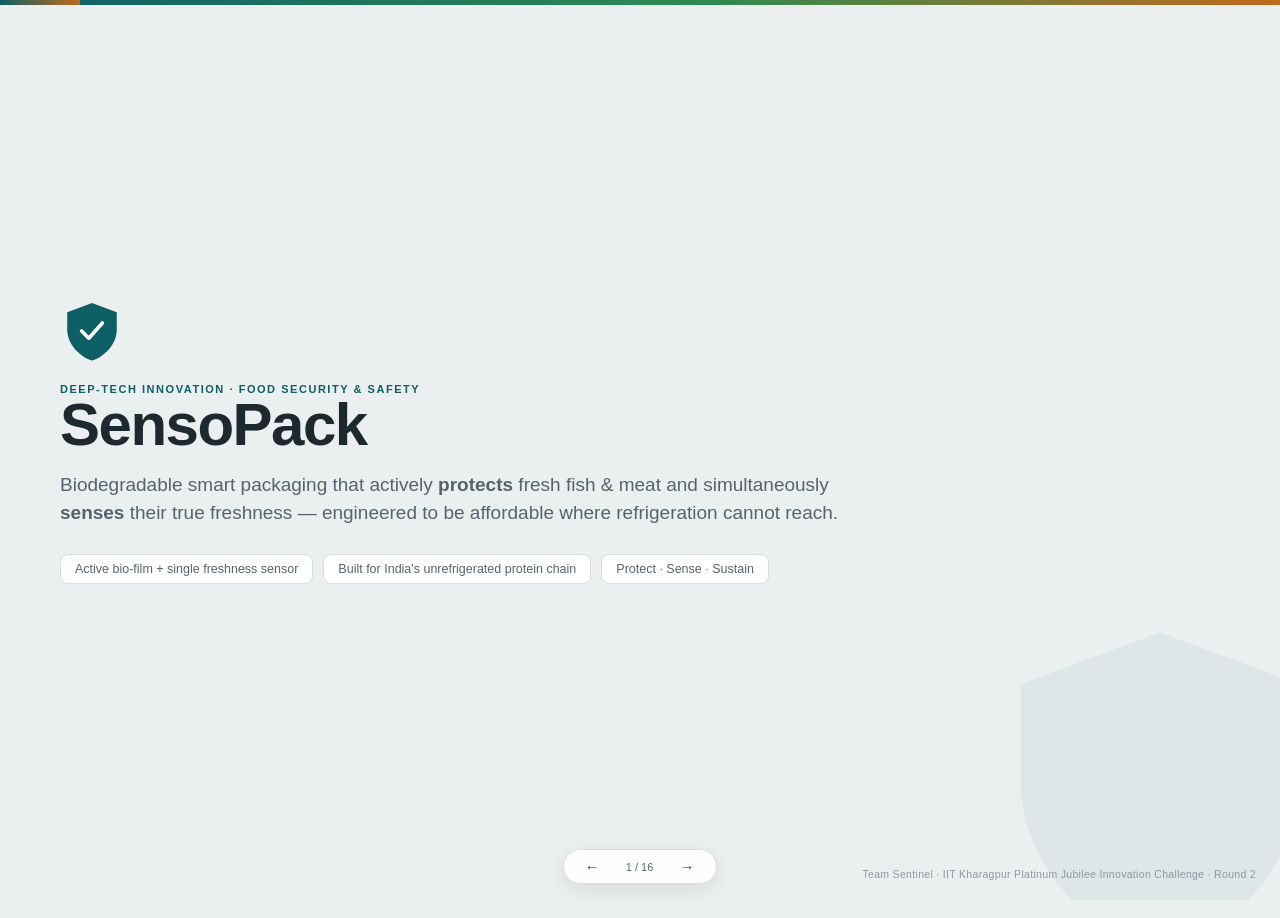
<file: V1/Research/SensoPack_PitchDeck_16slide_backup.html>
<!DOCTYPE html>
<html lang="en">
<head>
<meta charset="UTF-8"/>
<meta name="viewport" content="width=device-width, initial-scale=1.0"/>
<title>SensoPack — Pitch Deck</title>
<style>
*{margin:0;padding:0;box-sizing:border-box;}
:root{
  --bg:#eceff0; --panel:#ffffff; --panel2:#f5f8f7;
  --ink:#1c2a30; --ink2:#54646c; --ink3:#8a9aa0;
  --teal:#0d5f66; --teal2:#12868a; --green:#2e8b52; --amber:#c06a1c; --red:#b23b3b;
  --line:#d5dfdb; --line2:#e6ece9;
}
html,body{height:100%;}
body{background:var(--bg);color:var(--ink);font-family:-apple-system,BlinkMacSystemFont,'Segoe UI',Inter,Helvetica,sans-serif;overflow:hidden;}
.deck{width:100vw;height:100vh;position:relative;}
.slide{position:absolute;inset:0;padding:40px 60px 58px;opacity:0;transform:translateY(18px);
  transition:opacity .4s ease,transform .4s ease;pointer-events:none;display:flex;flex-direction:column;overflow:hidden;}
.slide.active{opacity:1;transform:translateY(0);pointer-events:all;}
.slide::before{content:'';position:absolute;top:0;left:0;height:5px;width:100%;
  background:linear-gradient(90deg,var(--teal),var(--green) 55%,var(--amber));}

/* header row */
.shead{display:flex;align-items:baseline;justify-content:space-between;border-bottom:1px solid var(--line);padding-bottom:10px;margin-bottom:16px;flex-shrink:0;}
.shead .t{display:flex;flex-direction:column;}
.kicker{font-size:11px;font-weight:700;letter-spacing:.14em;text-transform:uppercase;color:var(--teal);}
.shead h2{font-size:26px;font-weight:800;letter-spacing:-.3px;margin-top:3px;line-height:1.1;}
.shead .num{font-size:12px;color:var(--ink3);font-weight:600;}
.body{flex:1;min-height:0;display:flex;flex-direction:column;justify-content:center;}

/* generic */
.lead{font-size:15px;color:var(--ink2);line-height:1.55;max-width:1000px;}
.grid2{display:grid;grid-template-columns:1fr 1fr;gap:18px;}
.grid3{display:grid;grid-template-columns:repeat(3,1fr);gap:16px;}
.grid4{display:grid;grid-template-columns:repeat(4,1fr);gap:14px;}
.col-7-5{display:grid;grid-template-columns:1.35fr 1fr;gap:22px;align-items:center;}
.col-5-7{display:grid;grid-template-columns:1fr 1.35fr;gap:22px;align-items:center;}
.card{background:var(--panel);border:1px solid var(--line);border-radius:12px;padding:16px 18px;}
.card.soft{background:var(--panel2);}
.card h3{font-size:14.5px;font-weight:700;margin-bottom:6px;color:var(--ink);}
.card p{font-size:12.8px;color:var(--ink2);line-height:1.5;}
.eyebrow{font-size:11px;font-weight:700;letter-spacing:.1em;text-transform:uppercase;color:var(--teal);margin-bottom:8px;}
.tag-teal{color:var(--teal);font-weight:700;} .tag-green{color:var(--green);font-weight:700;}
.tag-amber{color:var(--amber);font-weight:700;} .tag-red{color:var(--red);font-weight:700;}
.stat{font-size:30px;font-weight:800;color:var(--teal);line-height:1;letter-spacing:-.5px;}
.stat.g{color:var(--green);} .stat.a{color:var(--amber);}
.slabel{font-size:11.5px;color:var(--ink2);margin-top:6px;line-height:1.4;}
ul.clean{list-style:none;}
ul.clean li{position:relative;padding-left:20px;margin:8px 0;font-size:13px;line-height:1.45;color:var(--ink);}
ul.clean li::before{content:'';position:absolute;left:0;top:6px;width:9px;height:9px;border-radius:2px;background:linear-gradient(135deg,var(--teal),var(--green));}
table{border-collapse:collapse;width:100%;font-size:12.5px;}
th,td{border:1px solid var(--line);padding:8px 11px;text-align:left;vertical-align:top;}
th{background:var(--teal);color:#fff;font-weight:600;font-size:11.5px;letter-spacing:.02em;}
tr:nth-child(even) td{background:var(--panel2);}
.callout{background:#f7efe4;border-left:4px solid var(--amber);border-radius:0 8px 8px 0;padding:10px 15px;font-size:12.8px;color:#6a4a1e;line-height:1.5;}
.callout.teal{background:#e6f2f1;border-color:var(--teal);color:#164a4d;}
svg{display:block;} svg text{font-family:inherit;}

/* nav */
.nav{position:fixed;bottom:16px;left:50%;transform:translateX(-50%);display:flex;gap:10px;align-items:center;
  background:rgba(255,255,255,.92);border:1px solid var(--line);border-radius:99px;padding:6px 14px;z-index:60;box-shadow:0 6px 18px rgba(20,60,50,.1);}
.nav button{background:none;border:none;font-size:15px;color:var(--teal);cursor:pointer;padding:2px 7px;border-radius:6px;}
.nav button:hover{background:var(--panel2);}
.counter{font-size:11px;color:var(--ink2);min-width:46px;text-align:center;}
.progress{position:fixed;top:0;left:0;height:5px;background:linear-gradient(90deg,var(--teal),var(--amber));z-index:70;transition:width .35s ease;}
.brand{position:fixed;bottom:20px;right:24px;font-size:10.5px;color:var(--ink3);z-index:50;letter-spacing:.03em;}

/* title */
.title{align-items:flex-start;justify-content:center;}
.title .logo{width:64px;height:64px;margin-bottom:20px;}
.title h1{font-size:60px;font-weight:800;letter-spacing:-1.5px;line-height:1;}
.title .sub{font-size:19px;color:var(--ink2);max-width:820px;margin-top:16px;line-height:1.5;}
.title .metas{display:flex;gap:10px;margin-top:26px;flex-wrap:wrap;}
.title .metas span{background:var(--panel);border:1px solid var(--line);border-radius:8px;padding:7px 14px;font-size:12.5px;color:var(--ink2);}
.wm{position:absolute;right:-60px;bottom:-70px;opacity:.06;}
</style>
</head>
<body>
<div class="progress" id="progress"></div>
<div class="brand">Team Sentinel · IIT Kharagpur Platinum Jubilee Innovation Challenge · Round 2</div>
<div class="deck">

<!-- ============ 1 · TITLE ============ -->
<section class="slide title active">
  <svg class="logo" viewBox="0 0 80 80" fill="none">
    <path d="M40 5L9 16.5V38C9 55.5 23.4 71.6 40 77C56.6 71.6 71 55.5 71 38V16.5L40 5Z" fill="url(#lg)"/>
    <path d="M27 40l9 9 17-19" stroke="#fff" stroke-width="4.5" stroke-linecap="round" stroke-linejoin="round"/>
    <defs><linearGradient id="lg" x1="9" y1="5" x2="71" y2="77"><stop stop-color="#0d5f66"/><stop offset="1" stop-color="#2e8b52"/></linearGradient></defs>
  </svg>
  <div class="kicker">Deep-Tech Innovation · Food Security &amp; Safety</div>
  <h1>SensoPack</h1>
  <p class="sub">Biodegradable smart packaging that actively <b>protects</b> fresh fish &amp; meat and simultaneously <b>senses</b> their true freshness — engineered to be affordable where refrigeration cannot reach.</p>
  <div class="metas">
    <span>Active bio-film + single freshness sensor</span>
    <span>Built for India's unrefrigerated protein chain</span>
    <span>Protect · Sense · Sustain</span>
  </div>
  <svg class="wm" width="360" height="360" viewBox="0 0 80 80" fill="none"><path d="M40 5L9 16.5V38C9 55.5 23.4 71.6 40 77C56.6 71.6 71 55.5 71 38V16.5L40 5Z" fill="#0d5f66"/></svg>
</section>

<!-- ============ 2 · PROBLEM ============ -->
<section class="slide">
  <div class="shead"><div class="t"><span class="kicker">01 · Problem Significance</span><h2>Fresh protein is a biological clock running fast</h2></div><span class="num">Criterion 1</span></div>
  <div class="body">
    <div class="col-7-5">
      <div>
        <!-- Supply chain leak diagram -->
        <svg width="100%" viewBox="0 0 640 250">
          <text x="0" y="16" font-size="12" font-weight="700" fill="#54646c">WHERE THE VALUE LEAKS — LANDING TO PLATE</text>
          <!-- pipeline -->
          <rect x="10" y="60" width="620" height="34" rx="6" fill="#e6f2f1" stroke="#bcdcd8"/>
          <!-- stage dividers -->
          <line x1="165" y1="60" x2="165" y2="94" stroke="#bcdcd8"/><line x1="320" y1="60" x2="320" y2="94" stroke="#bcdcd8"/><line x1="475" y1="60" x2="475" y2="94" stroke="#bcdcd8"/>
          <text x="85" y="82" font-size="12.5" text-anchor="middle" fill="#164a4d" font-weight="600">Landing / Farm</text>
          <text x="242" y="82" font-size="12.5" text-anchor="middle" fill="#164a4d" font-weight="600">Transit (middle-mile)</text>
          <text x="397" y="82" font-size="12.5" text-anchor="middle" fill="#164a4d" font-weight="600">Wet market / Retail</text>
          <text x="553" y="82" font-size="12.5" text-anchor="middle" fill="#164a4d" font-weight="600">Consumer</text>
          <!-- leak drops -->
          <g fill="#c06a1c">
            <path d="M110 110 q-8 14 0 22 q8 -8 0 -22Z"/><path d="M250 116 q-9 16 0 25 q9 -9 0 -25Z"/><path d="M400 112 q-10 18 0 28 q10 -10 0 -28Z"/>
          </g>
          <text x="110" y="160" font-size="11" text-anchor="middle" fill="#c06a1c">no chilling</text>
          <text x="250" y="168" font-size="11" text-anchor="middle" fill="#c06a1c">drip / heat</text>
          <text x="400" y="176" font-size="11" text-anchor="middle" fill="#c06a1c">blind dating</text>
          <!-- brace -->
          <path d="M10 205 q0 10 10 10 h280 q10 0 10 10 q0 -10 10 -10 h280 q10 0 10 -10" fill="none" stroke="#8a9aa0" stroke-width="1.2"/>
          <text x="320" y="242" font-size="12.5" text-anchor="middle" fill="#54646c">Passive packaging <tspan font-weight="700" fill="#1c2a30">neither slows spoilage nor reveals condition</tspan></text>
        </svg>
      </div>
      <div>
        <!-- India loss bar chart -->
        <svg width="100%" viewBox="0 0 320 250">
          <text x="0" y="14" font-size="12" font-weight="700" fill="#54646c">INDIA — ANNUAL PROTEIN VALUE LOSS (₹ crore)</text>
          <!-- axis -->
          <line x1="46" y1="40" x2="46" y2="205" stroke="#d5dfdb"/><line x1="46" y1="205" x2="315" y2="205" stroke="#d5dfdb"/>
          <!-- bars: inland 46000, marine 15000, livestock 29871; scale max 50000 -> 150px -->
          <rect x="70" y="67.6" width="52" height="137.4" rx="3" fill="#0d5f66"/>
          <rect x="150" y="160" width="52" height="45" rx="3" fill="#12868a"/>
          <rect x="230" y="115.4" width="52" height="89.6" rx="3" fill="#2e8b52"/>
          <text x="96" y="60" font-size="12" text-anchor="middle" font-weight="800" fill="#0d5f66">46,000</text>
          <text x="176" y="152" font-size="12" text-anchor="middle" font-weight="800" fill="#12868a">15,000</text>
          <text x="256" y="108" font-size="12" text-anchor="middle" font-weight="800" fill="#2e8b52">29,871</text>
          <text x="96" y="220" font-size="10.5" text-anchor="middle" fill="#54646c">Inland fish</text>
          <text x="176" y="220" font-size="10.5" text-anchor="middle" fill="#54646c">Marine fish</text>
          <text x="256" y="220" font-size="10.5" text-anchor="middle" fill="#54646c">Livestock</text>
          <text x="180" y="242" font-size="11" text-anchor="middle" fill="#8a9aa0">Fisheries loss ₹61,000 cr · Livestock ₹29,871 cr</text>
        </svg>
      </div>
    </div>
    <div class="grid4" style="margin-top:14px;">
      <div class="card soft"><div class="stat">~35%</div><div class="slabel">of harvested fish lost before a plate globally (20–40% in tropics)</div></div>
      <div class="card soft"><div class="stat g">₹90,000 cr+</div><div class="slabel">combined India fisheries + livestock loss / year</div></div>
      <div class="card soft"><div class="stat a">24–72 h</div><div class="slabel">the window in which unrefrigerated protein turns unsaleable</div></div>
      <div class="card soft"><div class="stat">2 gaps</div><div class="slabel">no active <b>protection</b>; no real-time <b>information</b></div></div>
    </div>
  </div>
</section>

<!-- ============ 3 · THE GAP ============ -->
<section class="slide">
  <div class="shead"><div class="t"><span class="kicker">Clarity of Insight</span><h2>The fixes exist — they just never reach the market that needs them</h2></div><span class="num">Criterion 1</span></div>
  <div class="body">
    <div class="col-5-7">
      <div>
        <!-- reach donut -->
        <svg width="100%" viewBox="0 0 260 240">
          <text x="130" y="16" font-size="12" font-weight="700" text-anchor="middle" fill="#54646c">WHO THE COLD CHAIN ACTUALLY COVERS</text>
          <g transform="translate(130,120)">
            <!-- 90% uncovered amber, 10% covered teal -->
            <circle r="70" fill="none" stroke="#c06a1c" stroke-width="34"/>
            <path d="M0 -70 A70 70 0 0 1 41 -56" fill="none" stroke="#0d5f66" stroke-width="34"/>
            <circle r="45" fill="#eceff0"/>
            <text y="-4" text-anchor="middle" font-size="26" font-weight="800" fill="#c06a1c">~90%</text>
            <text y="16" text-anchor="middle" font-size="11" fill="#54646c">informal / unrefrigerated</text>
          </g>
          <g transform="translate(20,215)"><rect width="12" height="12" rx="2" fill="#0d5f66"/><text x="18" y="11" font-size="11" fill="#54646c">Organised / export (~10%)</text></g>
          <g transform="translate(150,215)"><rect width="12" height="12" rx="2" fill="#c06a1c"/><text x="18" y="11" font-size="11" fill="#54646c">Domestic / informal</text></g>
        </svg>
      </div>
      <div>
        <div class="grid3">
          <div class="card"><div class="eyebrow">Fix 1</div><h3>Cold chain is unaffordable</h3><p>Reefers, superchilling and gas-flush MAP are capital-heavy — structurally absent from the informal market where most protein is sold.</p></div>
          <div class="card"><div class="eyebrow">Fix 2</div><h3>"Best-before" is a guess</h3><p>Static dates ignore real temperature and handling — good stock is dumped, spoiled stock is sold blind.</p></div>
          <div class="card"><div class="eyebrow">Fix 3</div><h3>Toxic workarounds</h3><p>With nothing affordable, vendors dip catch in <span class="tag-red">formalin</span> or use ammonia ice — a public-health hazard.</p></div>
        </div>
        <div class="callout teal" style="margin-top:16px;">The unserved opportunity: an <b>affordable</b> solution that both <b>extends</b> freshness and <b>proves</b> it — for the vendor with no cold storage at all.</div>
      </div>
    </div>
  </div>
</section>

<!-- ============ 4 · SOLUTION ============ -->
<section class="slide">
  <div class="shead"><div class="t"><span class="kicker">The Solution</span><h2>SensoPack — one package, two functions</h2></div><span class="num">Protect + Sense</span></div>
  <div class="body">
    <div class="col-7-5">
      <div>
        <!-- product cross-section -->
        <svg width="100%" viewBox="0 0 640 300">
          <text x="0" y="14" font-size="12" font-weight="700" fill="#54646c">CROSS-SECTION OF A SENSOPACK-WRAPPED TRAY</text>
          <!-- tray -->
          <path d="M70 250 L110 190 H520 L560 250 Z" fill="#dfe7e4" stroke="#c3cfca"/>
          <!-- food -->
          <path d="M150 200 q60 -34 160 -22 q90 10 160 20 q-30 30 -160 30 q-120 0 -160 -28Z" fill="#d98a86"/>
          <path d="M175 198 q120 -24 280 -2" fill="none" stroke="#c06a6a" stroke-width="2" opacity=".7"/>
          <!-- film layer over tray -->
          <path d="M100 150 H540" stroke="#12868a" stroke-width="7" stroke-linecap="round"/>
          <path d="M100 158 H540" stroke="#8fd3cf" stroke-width="3" stroke-linecap="round" opacity=".8"/>
          <!-- sensor patch -->
          <rect x="430" y="128" width="72" height="26" rx="5" fill="#0d5f66"/>
          <circle cx="448" cy="141" r="7" fill="#2e8b52"/>
          <path d="M470 135 a10 10 0 0 1 0 12 M476 132 a15 15 0 0 1 0 18" stroke="#8fd3cf" stroke-width="2" fill="none"/>
          <!-- callouts -->
          <line x1="200" y1="152" x2="200" y2="96" stroke="#94a3a0"/><text x="200" y="90" font-size="11.5" text-anchor="middle" fill="#0d5f66" font-weight="700">Active bio-film</text><text x="200" y="76" font-size="10.5" text-anchor="middle" fill="#54646c">barrier + antioxidant + antimicrobial</text>
          <line x1="466" y1="126" x2="520" y2="80" stroke="#94a3a0"/><text x="540" y="76" font-size="11.5" text-anchor="middle" fill="#0d5f66" font-weight="700">Freshness sensor</text><text x="540" y="62" font-size="10.5" text-anchor="middle" fill="#54646c">amine cue + NFC tap</text>
          <text x="315" y="250" font-size="11" text-anchor="middle" fill="#8a9aa0">Fresh fish / meat</text>
        </svg>
      </div>
      <div>
        <div class="card" style="border-left:4px solid var(--green);margin-bottom:12px;">
          <div class="eyebrow" style="color:var(--green)">Protect</div>
          <h3>An active biodegradable film</h3>
          <p>Not a passive wrapper — an <b>active barrier</b> that limits oxygen, balances moisture, and releases natural antioxidant/antimicrobial agents to slow decay. <b>Works without refrigeration.</b></p>
        </div>
        <div class="card" style="border-left:4px solid var(--teal);">
          <div class="eyebrow">Sense</div>
          <h3>One smart freshness indicator</h3>
          <p>A <b>single</b> sensor tracking the one decisive signal — the <b>volatile amines</b> of spoilage — read by colour (any user) or an NFC phone tap. A real verdict, not a printed guess.</p>
        </div>
      </div>
    </div>
    <div class="callout" style="margin-top:12px;"><b>Deliberate design decision:</b> we sense <b>one decisive signal, not a stack of four or five sensors.</b> Fewer parts → lower cost, higher reliability, a product a vendor can actually afford.</div>
  </div>
</section>

<!-- ============ 5 · HOW IT WORKS ============ -->
<section class="slide">
  <div class="shead"><div class="t"><span class="kicker">Architecture</span><h2>A rationalised, honest system — no over-engineering</h2></div><span class="num">How it works</span></div>
  <div class="body">
    <div class="grid2">
      <div class="card soft">
        <div class="eyebrow" style="color:var(--green)">Protect — material stack</div>
        <svg width="100%" viewBox="0 0 300 190">
          <g font-size="11" fill="#1c2a30">
            <rect x="20" y="20" width="260" height="30" rx="5" fill="#eaf6ec" stroke="#bfe3c8"/><text x="150" y="39" text-anchor="middle">Bioactive layer — polyphenols / essential oils</text>
            <rect x="20" y="60" width="260" height="30" rx="5" fill="#e2f1ea" stroke="#bfe0d2"/><text x="150" y="79" text-anchor="middle">Chitosan matrix (from shell waste)</text>
            <rect x="20" y="100" width="260" height="30" rx="5" fill="#e6f2f1" stroke="#bcdcd8"/><text x="150" y="119" text-anchor="middle">Barrier + crosslink (citric acid)</text>
            <rect x="20" y="140" width="260" height="30" rx="5" fill="#dfe7e4" stroke="#c3cfca"/><text x="150" y="159" text-anchor="middle">Food surface (fish / meat)</text>
          </g>
        </svg>
      </div>
      <div class="card soft">
        <div class="eyebrow">Sense — signal chain (the deep-tech core)</div>
        <svg width="100%" viewBox="0 0 300 190">
          <g font-size="10.5" fill="#1c2a30">
            <rect x="14" y="24" width="120" height="34" rx="6" fill="#e6f2f1" stroke="#bcdcd8"/><text x="74" y="40" text-anchor="middle">Amine-sensitive</text><text x="74" y="52" text-anchor="middle">film element</text>
            <rect x="166" y="24" width="120" height="34" rx="6" fill="#e6f2f1" stroke="#bcdcd8"/><text x="226" y="40" text-anchor="middle">ΔResistance /</text><text x="226" y="52" text-anchor="middle">Δcolour</text>
            <rect x="14" y="80" width="272" height="38" rx="6" fill="#dcefec" stroke="#a9d3cc"/><text x="150" y="96" text-anchor="middle" font-weight="700" fill="#0d5f66">Low-power signal-conditioning front-end</text><text x="150" y="110" text-anchor="middle">amplify · humidity + temperature compensation</text>
            <rect x="30" y="140" width="110" height="34" rx="6" fill="#eaf6ec" stroke="#bfe3c8"/><text x="85" y="156" text-anchor="middle">Colorimetric</text><text x="85" y="168" text-anchor="middle">green → red</text>
            <rect x="160" y="140" width="110" height="34" rx="6" fill="#f7efe4" stroke="#e6cba6"/><text x="215" y="156" text-anchor="middle">NFC tap</text><text x="215" y="168" text-anchor="middle">phone status</text>
            <g stroke="#94a3a0" stroke-width="1.4" fill="none" marker-end="url(#ar)">
              <path d="M134 41 H162"/><path d="M226 58 V78"/><path d="M74 58 V118 H30 V138" /><path d="M150 118 V138 M215 118 V140"/>
            </g>
          </g>
          <defs><marker id="ar" markerWidth="7" markerHeight="7" refX="6" refY="3.5" orient="auto"><path d="M0 0 L7 3.5 L0 7Z" fill="#94a3a0"/></marker></defs>
        </svg>
      </div>
    </div>
    <div class="callout" style="margin-top:14px;"><b>We removed the sensor stack.</b> The original four-to-five-sensor concept was over-built and unaffordable. <b>One decisive sensor + one active film</b> is cheaper, more robust, and genuinely deployable — and the novelty lives in the read-out, not a costly custom chip.</div>
  </div>
</section>

<!-- ============ 6 · FILM SCIENCE ============ -->
<section class="slide">
  <div class="shead"><div class="t"><span class="kicker">02 · Technical Soundness — Protect</span><h2>The film is an active barrier, not a passive wall</h2></div><span class="num">Criterion 3</span></div>
  <div class="body">
    <div class="col-7-5">
      <div>
        <svg width="100%" viewBox="0 0 620 280">
          <!-- film band -->
          <rect x="60" y="120" width="500" height="26" fill="#cdeae4" stroke="#8fd3cf"/>
          <text x="310" y="137" font-size="11" text-anchor="middle" font-weight="700" fill="#0d5f66">SENSOPACK ACTIVE FILM</text>
          <!-- outside (above) -->
          <text x="310" y="30" font-size="12" text-anchor="middle" fill="#54646c">OUTSIDE (air / oxygen)</text>
          <!-- O2 blocked -->
          <g stroke="#b23b3b" stroke-width="2" fill="none">
            <path d="M150 45 V108"/><path d="M230 45 V108"/><path d="M310 45 V108"/>
          </g>
          <g fill="#b23b3b" font-size="11"><text x="150" y="42" text-anchor="middle">O₂</text><text x="230" y="42" text-anchor="middle">O₂</text><text x="310" y="42" text-anchor="middle">O₂</text></g>
          <g stroke="#b23b3b" stroke-width="2"><line x1="140" y1="112" x2="160" y2="112"/><line x1="220" y1="112" x2="240" y2="112"/><line x1="300" y1="112" x2="320" y2="112"/></g>
          <text x="450" y="70" font-size="11.5" fill="#b23b3b" font-weight="700">O₂ blocked</text><text x="450" y="86" font-size="10.5" fill="#54646c">→ no lipid oxidation / browning</text>
          <!-- water vapour balanced -->
          <g stroke="#12868a" stroke-width="2" fill="none" marker-end="url(#ar2)"><path d="M400 108 V60"/></g>
          <text x="415" y="70" font-size="11" fill="#12868a">H₂O ⇌</text>
          <!-- inside (below) -->
          <text x="310" y="200" font-size="12" text-anchor="middle" fill="#54646c">FOOD INTERFACE</text>
          <!-- radical scavenging -->
          <g><circle cx="180" cy="180" r="8" fill="#2e8b52"/><text x="180" y="184" font-size="9" text-anchor="middle" fill="#fff">A•</text>
             <circle cx="230" cy="188" r="6" fill="#c06a1c"/><text x="300" y="176" font-size="11.5" fill="#2e8b52" font-weight="700">Antioxidants scavenge radicals</text><text x="300" y="192" font-size="10.5" fill="#54646c">break the peroxidation chain</text></g>
          <g><circle cx="180" cy="230" r="8" fill="#0d5f66"/><text x="180" y="234" font-size="9" text-anchor="middle" fill="#fff">Ab</text>
             <text x="300" y="226" font-size="11.5" fill="#0d5f66" font-weight="700">Antimicrobials extend lag phase</text><text x="300" y="242" font-size="10.5" fill="#54646c">disrupt Pseudomonas spp. membranes</text></g>
          <defs><marker id="ar2" markerWidth="7" markerHeight="7" refX="6" refY="3.5" orient="auto"><path d="M0 0 L7 3.5 L0 7Z" fill="#12868a"/></marker></defs>
        </svg>
      </div>
      <div>
        <ul class="clean">
          <li>Low <b>Oxygen Transmission Rate</b> arrests lipid oxidation and myoglobin browning</li>
          <li>Balanced <b>Water-Vapour Transmission</b> stops drip loss and microbial pooling</li>
          <li>Phenolic hydroxyls scavenge free radicals at the interface</li>
          <li>Released natural agents disrupt psychrotrophic spoilers</li>
          <li>Chitosan bioactive films are a <b>heavily-validated</b> class — multi-day chilled shelf-life gains are well documented</li>
        </ul>
        <div class="callout teal" style="margin-top:10px;">We stand on established, reproducible science — our contribution is engineering it for <b>cost and the tropical, unrefrigerated context.</b></div>
      </div>
    </div>
  </div>
</section>

<!-- ============ 7 · SENSOR DEEP-TECH ============ -->
<section class="slide">
  <div class="shead"><div class="t"><span class="kicker">02 · Technical Soundness — Sense</span><h2>The deep-tech edge is the read-out, not the sensor</h2></div><span class="num">Criterion 3</span></div>
  <div class="body">
    <div class="col-5-7">
      <div>
        <ul class="clean">
          <li>Spoilage <b>amines / TVB-N</b> are the regulator-accepted freshness markers</li>
          <li>Cheap gas sensors fail in cold, humid air — the <b>real problem</b></li>
          <li>Our novelty: a low-power <b>signal-conditioning front-end</b> with <b>humidity + temperature compensation</b> that keeps a cheap element reliable</li>
          <li>Off-the-shelf parts — <b>no custom chip, no battery</b></li>
          <li>Squarely in the domain of <b>analog / mixed-signal + resistive-MEMS</b> sensing</li>
        </ul>
      </div>
      <div class="card soft">
        <div class="eyebrow">Read-out front-end (schematic)</div>
        <svg width="100%" viewBox="0 0 380 210">
          <g font-size="10.5" fill="#1c2a30" stroke-linejoin="round">
            <!-- sensor + reference bridge -->
            <rect x="14" y="30" width="86" height="30" rx="5" fill="#e6f2f1" stroke="#bcdcd8"/><text x="57" y="49" text-anchor="middle">Amine sensor</text>
            <rect x="14" y="72" width="86" height="30" rx="5" fill="#eef2ef" stroke="#cfd8d4"/><text x="57" y="91" text-anchor="middle">Reference (RH/T)</text>
            <!-- diff amp -->
            <path d="M140 40 L200 66 L140 92 Z" fill="#dcefec" stroke="#a9d3cc"/><text x="158" y="70" font-size="10">IN-AMP</text>
            <!-- compensation -->
            <rect x="212" y="48" width="70" height="36" rx="5" fill="#dcefec" stroke="#a9d3cc"/><text x="247" y="63" text-anchor="middle">Comp.</text><text x="247" y="76" text-anchor="middle">+ ADC</text>
            <!-- logic/threshold -->
            <rect x="296" y="48" width="70" height="36" rx="5" fill="#f7efe4" stroke="#e6cba6"/><text x="331" y="63" text-anchor="middle">Threshold</text><text x="331" y="76" text-anchor="middle">logic</text>
            <!-- outputs -->
            <rect x="150" y="150" width="90" height="30" rx="5" fill="#eaf6ec" stroke="#bfe3c8"/><text x="195" y="169" text-anchor="middle">Colour cue</text>
            <rect x="260" y="150" width="90" height="30" rx="5" fill="#e6f2f1" stroke="#bcdcd8"/><text x="305" y="169" text-anchor="middle">NFC status</text>
            <g stroke="#94a3a0" stroke-width="1.3" fill="none" marker-end="url(#ar3)">
              <path d="M100 45 H138"/><path d="M100 87 H128 V70 H138"/><path d="M200 66 H210"/><path d="M282 66 H294"/><path d="M331 84 V120 H195 V148"/><path d="M331 120 H305 V148"/>
            </g>
          </g>
          <defs><marker id="ar3" markerWidth="7" markerHeight="7" refX="6" refY="3.5" orient="auto"><path d="M0 0 L7 3.5 L0 7Z" fill="#94a3a0"/></marker></defs>
        </svg>
        <p style="font-size:11px;color:#8a9aa0;margin-top:4px;">Ratiometric read against a reference cancels humidity/temperature drift — the core reliability trick.</p>
      </div>
    </div>
  </div>
</section>

<!-- ============ 8 · PERFORMANCE CHART ============ -->
<section class="slide">
  <div class="shead"><div class="t"><span class="kicker">Performance Concept</span><h2>Extend the shelf life — and detect the moment it ends</h2></div><span class="num">Protect × Sense</span></div>
  <div class="body">
    <div class="col-7-5">
      <div>
        <svg width="100%" viewBox="0 0 620 360">
          <!-- axes -->
          <line x1="60" y1="40" x2="60" y2="320" stroke="#c3cfca"/><line x1="60" y1="320" x2="600" y2="320" stroke="#c3cfca"/>
          <text x="18" y="180" font-size="11" fill="#54646c" transform="rotate(-90 18,180)">Spoilage indicator (TVB-N / microbial load)</text>
          <text x="330" y="350" font-size="11" fill="#54646c" text-anchor="middle">Days in storage →</text>
          <g font-size="10" fill="#8a9aa0"><text x="60" y="334" text-anchor="middle">0</text><text x="170" y="334" text-anchor="middle">1</text><text x="280" y="334" text-anchor="middle">2</text><text x="390" y="334" text-anchor="middle">3</text><text x="500" y="334" text-anchor="middle">4</text><text x="600" y="334" text-anchor="middle">5+</text></g>
          <!-- threshold -->
          <line x1="60" y1="160" x2="600" y2="160" stroke="#b23b3b" stroke-dasharray="5 4"/><text x="596" y="152" font-size="10.5" text-anchor="end" fill="#b23b3b">Spoilage / safety limit</text>
          <!-- unprotected curve -->
          <polyline points="60,316 170,256 280,160 390,76 500,46" fill="none" stroke="#c06a1c" stroke-width="3"/>
          <circle cx="280" cy="160" r="4.5" fill="#c06a1c"/>
          <text x="300" y="112" font-size="11" fill="#c06a1c" font-weight="700">Unprotected</text><text x="300" y="126" font-size="10" fill="#54646c">unsaleable in ~2 days</text>
          <!-- sensopack curve -->
          <polyline points="60,322 170,295 280,256 390,214 500,166 560,148 600,120" fill="none" stroke="#0d5f66" stroke-width="3"/>
          <circle cx="540" cy="160" r="5.5" fill="#2e8b52" stroke="#fff" stroke-width="1.5"/>
          <text x="430" y="300" font-size="11" fill="#0d5f66" font-weight="700">SensoPack film</text><text x="430" y="314" font-size="10" fill="#54646c">saleable ~4–5 days</text>
          <!-- sensor trigger callout -->
          <line x1="540" y1="160" x2="560" y2="96" stroke="#2e8b52"/><text x="560" y="90" font-size="10.5" fill="#2e8b52" font-weight="700">Sensor turns red</text><text x="560" y="104" font-size="9.5" fill="#54646c">exactly at the limit</text>
          <!-- shelf-life gain arrow -->
          <path d="M280 300 H540" stroke="#12868a" stroke-width="1.4" marker-end="url(#ar4)" marker-start="url(#ar4s)"/>
          <text x="410" y="294" font-size="10.5" text-anchor="middle" fill="#12868a" font-weight="700">+2–3 days usable life</text>
          <defs><marker id="ar4" markerWidth="7" markerHeight="7" refX="6" refY="3.5" orient="auto"><path d="M0 0 L7 3.5 L0 7Z" fill="#12868a"/></marker><marker id="ar4s" markerWidth="7" markerHeight="7" refX="1" refY="3.5" orient="auto"><path d="M7 0 L0 3.5 L7 7Z" fill="#12868a"/></marker></defs>
        </svg>
        <p style="font-size:10.5px;color:#8a9aa0;">Illustrative concept curves consistent with published chitosan-film shelf-life gains; exact values to be confirmed in our validation trials.</p>
      </div>
      <div>
        <div class="card" style="margin-bottom:12px;"><div class="stat g">+2–3</div><div class="slabel">extra usable days — enough to erase the daily distress-sale markdown</div></div>
        <div class="card" style="margin-bottom:12px;"><div class="stat">1 signal</div><div class="slabel">the sensor flips at the exact spoilage limit — no guesswork, no false "fresh"</div></div>
        <div class="card"><div class="stat a">20–25%</div><div class="slabel">the price markdown a vendor avoids by holding pricing power</div></div>
      </div>
    </div>
  </div>
</section>

<!-- ============ 9 · ORIGINALITY / POSITIONING ============ -->
<section class="slide">
  <div class="shead"><div class="t"><span class="kicker">03 · Originality &amp; Creativity</span><h2>The only solution that both protects and reports</h2></div><span class="num">Criterion 2</span></div>
  <div class="body">
    <div class="col-5-7">
      <div>
        <!-- 2x2 map -->
        <svg width="100%" viewBox="0 0 300 300">
          <line x1="40" y1="20" x2="40" y2="260" stroke="#c3cfca" marker-end="url(#au)"/><line x1="40" y1="260" x2="285" y2="260" stroke="#c3cfca" marker-end="url(#au)"/>
          <text x="30" y="140" font-size="10.5" fill="#54646c" transform="rotate(-90 30,140)">Extends freshness (Protect) →</text>
          <text x="160" y="285" font-size="10.5" text-anchor="middle" fill="#54646c">Reports freshness (Sense) →</text>
          <line x1="160" y1="20" x2="160" y2="260" stroke="#e6ece9"/><line x1="40" y1="140" x2="285" y2="140" stroke="#e6ece9"/>
          <!-- points -->
          <g font-size="10">
            <circle cx="95" cy="80" r="6" fill="#8a9aa0"/><text x="105" y="83" fill="#54646c">Plain MAP film</text>
            <circle cx="225" cy="200" r="6" fill="#8a9aa0"/><text x="150" y="203" fill="#54646c">Colorimetric labels</text>
            <circle cx="95" cy="215" r="6" fill="#8a9aa0"/><text x="105" y="218" fill="#54646c">RFID / QR track</text>
            <circle cx="230" cy="72" r="9" fill="#0d5f66" stroke="#fff" stroke-width="2"/><text x="150" y="60" fill="#0d5f66" font-weight="800">SensoPack</text>
          </g>
          <defs><marker id="au" markerWidth="7" markerHeight="7" refX="6" refY="3.5" orient="auto"><path d="M0 0 L7 3.5 L0 7Z" fill="#c3cfca"/></marker></defs>
        </svg>
      </div>
      <div>
        <div class="grid3">
          <div class="card"><div class="eyebrow">Pillar 1</div><h3>Protect + Sense in one</h3><p>A biodegradable film that both <b>extends and reports</b> freshness — incumbents do only one.</p></div>
          <div class="card"><div class="eyebrow">Pillar 2</div><h3>Circular by design</h3><p>Chitosan from <b>shrimp/fish-shell waste</b> — the pack protecting the fish is made from the fish industry's by-product.</p></div>
          <div class="card"><div class="eyebrow">Pillar 3</div><h3>Affordability-first</h3><p>Optimised for cost-per-day-of-freshness in an <b>unrefrigerated</b> market — the context others ignore.</p></div>
        </div>
        <div class="callout" style="margin-top:14px;">Honest positioning: we don't claim to reinvent the polymer or the sensor — the originality is the <b>system, application and cost target.</b></div>
      </div>
    </div>
  </div>
</section>

<!-- ============ 10 · COMPETITIVE MATRIX ============ -->
<section class="slide">
  <div class="shead"><div class="t"><span class="kicker">Competitive Landscape</span><h2>Where SensoPack stands apart</h2></div><span class="num">Criterion 2</span></div>
  <div class="body">
    <table>
      <tr><th>Capability</th><th>SensoPack</th><th>Colorimetric labels<br/><span style="font-weight:400">(Senoptica, Blakbear)</span></th><th>Smart RFID / IoT tags</th><th>Plain MAP film</th><th>ICAR paper strips</th></tr>
      <tr><td><b>Actively extends shelf life</b></td><td class="tag-green">Yes — active bio-film</td><td>No</td><td>No</td><td>Partial (barrier only)</td><td>No</td></tr>
      <tr><td><b>Reports real freshness</b></td><td class="tag-green">Yes — amine sensor</td><td>Yes</td><td>Tracks temp, not spoilage</td><td>No</td><td>One-off adulterant test</td></tr>
      <tr><td><b>Works without refrigeration</b></td><td class="tag-green">Yes</td><td>Yes</td><td>Battery/cost limited</td><td>Yes</td><td>Yes</td></tr>
      <tr><td><b>Biodegradable / circular</b></td><td class="tag-green">Yes — shell-waste</td><td>Varies</td><td>No (e-waste)</td><td>No (petro-plastic)</td><td>n/a</td></tr>
      <tr><td><b>India-affordable at scale</b></td><td class="tag-green">Designed for it</td><td>Cost barrier</td><td class="tag-red">Large-firm only</td><td>Yes</td><td>Yes</td></tr>
      <tr><td><b>Deep-tech read-out</b></td><td class="tag-green">Yes — compensated front-end</td><td>No</td><td>Yes</td><td>No</td><td>No</td></tr>
    </table>
    <div class="callout teal" style="margin-top:16px;">Every incumbent solves <b>one</b> axis. SensoPack is the only entry combining <b>active protection, honest sensing, biodegradability and affordability</b> in a single package.</div>
  </div>
</section>

<!-- ============ 11 · IMPACT ============ -->
<section class="slide">
  <div class="shead"><div class="t"><span class="kicker">04 · Impact — Scale, Depth, Reach</span><h2>From a rural landing dock to a global hypermarket</h2></div><span class="num">Criterion 4</span></div>
  <div class="body">
    <div class="grid3">
      <div class="card soft"><div class="eyebrow">Scale</div><div class="stat">₹90,000 cr+</div><div class="slabel">annual India protein loss addressed; a fraction recovered is enormous value — and more protein without more fishing/farming.</div></div>
      <div class="card soft"><div class="eyebrow" style="color:var(--green)">Depth</div><div class="stat g">24–48 h</div><div class="slabel">freshness gain ends distress pricing, displaces carcinogenic formalin/ammonia-ice, and preserves the 3–5% drip-loss weight.</div></div>
      <div class="card soft"><div class="eyebrow" style="color:var(--amber)">Reach</div><div class="stat a">3 tiers</div><div class="slabel">one material serving wet market, organised retail and premium export.</div></div>
    </div>
    <!-- reach funnel diagram -->
    <svg width="100%" viewBox="0 0 640 150" style="margin-top:14px;">
      <g font-size="12" fill="#1c2a30">
        <path d="M20 30 H240 L210 120 H50 Z" fill="#e6f2f1" stroke="#bcdcd8"/><text x="130" y="66" text-anchor="middle" font-weight="700">Informal / rural</text><text x="130" y="84" text-anchor="middle" font-size="10.5" fill="#54646c">low-cost liners + colour cue</text>
        <path d="M250 30 H440 L415 120 H275 Z" fill="#eaf6ec" stroke="#bfe3c8"/><text x="345" y="66" text-anchor="middle" font-weight="700">Organised retail</text><text x="345" y="84" text-anchor="middle" font-size="10.5" fill="#54646c">MAP film + NFC tap</text>
        <path d="M450 30 H620 L600 120 H470 Z" fill="#f7efe4" stroke="#e6cba6"/><text x="535" y="66" text-anchor="middle" font-weight="700">Export</text><text x="535" y="84" text-anchor="middle" font-size="10.5" fill="#54646c">plastic-free, ESG premium</text>
      </g>
    </svg>
    <div class="callout" style="margin-top:8px;">Not a premium gadget for the organised cold chain — <b>quality &amp; safety infrastructure for the part of the food system that has none.</b></div>
  </div>
</section>

<!-- ============ 12 · PROTOTYPE / TRL ============ -->
<section class="slide">
  <div class="shead"><div class="t"><span class="kicker">05 · Prototype Quality &amp; Stage</span><h2>A real material, an honestly-stated stage</h2></div><span class="num">Criterion 5</span></div>
  <div class="body">
    <div class="col-5-7">
      <div>
        <!-- TRL ladder -->
        <svg width="100%" viewBox="0 0 300 250">
          <text x="0" y="14" font-size="11.5" font-weight="700" fill="#54646c">TECHNOLOGY READINESS LEVEL</text>
          <g font-size="10" fill="#54646c">
            <!-- steps 1..9 rising -->
            <rect x="20" y="200" width="30" height="22" fill="#e6ece9"/><text x="35" y="215" text-anchor="middle">1</text>
            <rect x="52" y="180" width="30" height="42" fill="#e6ece9"/><text x="67" y="215" text-anchor="middle">2</text>
            <rect x="84" y="150" width="30" height="72" fill="#0d5f66"/><text x="99" y="215" text-anchor="middle" fill="#fff">3</text>
            <rect x="116" y="130" width="30" height="92" fill="#2e8b52"/><text x="131" y="215" text-anchor="middle" fill="#fff">4</text>
            <rect x="148" y="110" width="30" height="112" fill="#e6ece9"/><text x="163" y="215" text-anchor="middle">5</text>
            <rect x="180" y="90" width="30" height="132" fill="#e6ece9"/><text x="195" y="215" text-anchor="middle">6</text>
            <rect x="212" y="70" width="30" height="152" fill="#e6ece9"/><text x="227" y="215" text-anchor="middle">7</text>
            <rect x="244" y="50" width="30" height="172" fill="#e6ece9"/><text x="259" y="215" text-anchor="middle">8-9</text>
          </g>
          <line x1="20" y1="222" x2="285" y2="222" stroke="#c3cfca"/>
          <path d="M115 120 q6 -18 0 -18" fill="none"/><text x="150" y="42" font-size="11" fill="#0d5f66" font-weight="800">We are here — TRL 3–4</text>
          <path d="M150 48 L131 128" stroke="#0d5f66" stroke-width="1.3" marker-end="url(#ar5)"/>
          <defs><marker id="ar5" markerWidth="7" markerHeight="7" refX="6" refY="3.5" orient="auto"><path d="M0 0 L7 3.5 L0 7Z" fill="#0d5f66"/></marker></defs>
        </svg>
      </div>
      <div>
        <div class="grid2" style="margin-bottom:12px;">
          <div class="card"><h3 class="tag-green">Built</h3><p>A <b>cast bio-film prototype</b> with high optical transparency and coherent, flexible film formation — the two commercially critical properties.</p></div>
          <div class="card"><h3 class="tag-teal">Next (8–12 wks)</h3><p>Quantitative OTR/WVTR/tensile, antimicrobial assays, sensor front-end bring-up, and shelf-life trials — chilled <b>and</b> ambient.</p></div>
        </div>
        <table>
          <tr><th>Parameter</th><th>Prototype status</th><th>Scale-up hurdle</th></tr>
          <tr><td>Transparency</td><td>High clarity, no phase separation</td><td>Hold on thin-gauge rolls</td></tr>
          <tr><td>Integrity</td><td>Clean edges, uniform, no cracking</td><td>Survive heat-seal / MAP</td></tr>
          <tr><td>Resilience</td><td>Well-formed standalone sheet</td><td>Barrier under humid cold storage</td></tr>
        </table>
      </div>
    </div>
  </div>
</section>

<!-- ============ 13 · VIABILITY ============ -->
<section class="slide">
  <div class="shead"><div class="t"><span class="kicker">06 · Viability &amp; Implementation</span><h2>Capital-light, engineered to reach the mass market</h2></div><span class="num">Criterion 6</span></div>
  <div class="body">
    <div class="grid3" style="margin-bottom:14px;">
      <div class="card"><div class="eyebrow">Who pays</div><p>Vendors, cooperatives/FPOs, processors and exporters — the actors who currently <b>absorb the spoilage loss</b> as markdowns and waste.</p></div>
      <div class="card"><div class="eyebrow">Why cost works</div><p>Waste-derived feedstock + low-capital <b>solution-casting</b> → producible at rural landing centres, not only factories.</p></div>
      <div class="card"><div class="eyebrow">Revenue</div><p>Film sales (per unit) + optional <b>freshness-data dashboard</b> for organised buyers; premium export tier.</p></div>
    </div>
    <!-- GTM flow -->
    <svg width="100%" viewBox="0 0 640 90">
      <g font-size="12" fill="#1c2a30">
        <rect x="10" y="24" width="180" height="44" rx="8" fill="#e6f2f1" stroke="#bcdcd8"/><text x="100" y="44" text-anchor="middle" font-weight="700">Beachhead</text><text x="100" y="60" text-anchor="middle" font-size="10.5" fill="#54646c">one high-loss landing centre</text>
        <rect x="230" y="24" width="180" height="44" rx="8" fill="#eaf6ec" stroke="#bfe3c8"/><text x="320" y="44" text-anchor="middle" font-weight="700">Scale</text><text x="320" y="60" text-anchor="middle" font-size="10.5" fill="#54646c">organised retail + q-commerce</text>
        <rect x="450" y="24" width="180" height="44" rx="8" fill="#f7efe4" stroke="#e6cba6"/><text x="540" y="44" text-anchor="middle" font-weight="700">Premium</text><text x="540" y="60" text-anchor="middle" font-size="10.5" fill="#54646c">plastic-free export corridors</text>
        <g stroke="#94a3a0" stroke-width="1.4" fill="none" marker-end="url(#ar6)"><path d="M190 46 H228"/><path d="M410 46 H448"/></g>
      </g>
      <defs><marker id="ar6" markerWidth="7" markerHeight="7" refX="6" refY="3.5" orient="auto"><path d="M0 0 L7 3.5 L0 7Z" fill="#94a3a0"/></marker></defs>
    </svg>
    <div class="callout teal" style="margin-top:12px;">Structural reason we can serve a price-sensitive market that electronic "smart packaging" cannot: the intelligence lives in a <b>cheap film + one compensated sensor</b>, not a costly IoT tag.</div>
  </div>
</section>

<!-- ============ 14 · ROADMAP ============ -->
<section class="slide">
  <div class="shead"><div class="t"><span class="kicker">Roadmap</span><h2>From prototype to deployed infrastructure</h2></div><span class="num">Execution</span></div>
  <div class="body">
    <svg width="100%" viewBox="0 0 640 250">
      <line x1="30" y1="60" x2="620" y2="60" stroke="#c3cfca" stroke-width="2"/>
      <g font-size="11.5">
        <!-- phase nodes -->
        <circle cx="90" cy="60" r="8" fill="#0d5f66"/><circle cx="250" cy="60" r="8" fill="#2e8b52"/><circle cx="410" cy="60" r="8" fill="#12868a"/><circle cx="570" cy="60" r="8" fill="#c06a1c"/>
        <g fill="#0d5f66" font-weight="700"><text x="90" y="40" text-anchor="middle">Now — TRL 3–4</text></g>
        <g fill="#2e8b52" font-weight="700"><text x="250" y="40" text-anchor="middle">Validate</text></g>
        <g fill="#12868a" font-weight="700"><text x="410" y="40" text-anchor="middle">Pilot</text></g>
        <g fill="#c06a1c" font-weight="700"><text x="570" y="40" text-anchor="middle">Scale</text></g>
        <g fill="#54646c" font-size="10.5">
          <text x="90" y="90" text-anchor="middle">Film prototype</text><text x="90" y="104" text-anchor="middle">sensor design</text>
          <text x="250" y="90" text-anchor="middle">OTR/WVTR + shelf-life</text><text x="250" y="104" text-anchor="middle">sensor bring-up</text>
          <text x="410" y="90" text-anchor="middle">wet-market trial</text><text x="410" y="104" text-anchor="middle">vendor WTP data</text>
          <text x="570" y="90" text-anchor="middle">roll-to-roll</text><text x="570" y="104" text-anchor="middle">retail + export</text>
        </g>
      </g>
      <!-- validation focus band -->
      <rect x="30" y="150" width="590" height="70" rx="10" fill="#f5f8f7" stroke="#d5dfdb"/>
      <text x="46" y="172" font-size="11.5" font-weight="700" fill="#0d5f66">Near-term validation priorities</text>
      <g font-size="11" fill="#1c2a30">
        <text x="46" y="194">• Quantify shelf-life gain vs control on fish &amp; poultry</text>
        <text x="330" y="194">• Sensor accuracy + humidity rejection</text>
        <text x="46" y="212">• Vendor willingness-to-pay at one landing centre</text>
        <text x="330" y="212">• Roll-to-roll castability &amp; unit-cost lock</text>
      </g>
    </svg>
  </div>
</section>

<!-- ============ 15 · WHY WE WIN ============ -->
<section class="slide">
  <div class="shead"><div class="t"><span class="kicker">Summary</span><h2>Every judging criterion, answered</h2></div><span class="num">Scorecard</span></div>
  <div class="body">
    <table>
      <tr><th style="width:22%">Criterion</th><th>SensoPack's answer</th></tr>
      <tr><td><b>1 · Problem significance</b></td><td>₹90,000 cr+ India protein loss <b>plus</b> a formalin public-health crisis — sharply scoped to the unrefrigerated market others ignore.</td></tr>
      <tr><td><b>2 · Originality</b></td><td>The only solution that <b>protects and senses</b> in one biodegradable, circular, affordability-first package.</td></tr>
      <tr><td><b>3 · Technical soundness</b></td><td>Established film science + a deep-tech, humidity-compensated sensor read-out — <b>one sensor, not five.</b></td></tr>
      <tr><td><b>4 · Impact</b></td><td>Income protection, toxic-preservative displacement, and waste recovery across three market tiers.</td></tr>
      <tr><td><b>5 · Prototype &amp; stage</b></td><td>A real cast-film prototype at <b>TRL 3–4</b> with a concrete validation roadmap — stated honestly.</td></tr>
      <tr><td><b>6 · Viability</b></td><td>Capital-light, waste-derived, staged go-to-market from wet market to export.</td></tr>
    </table>
    <div class="callout teal" style="margin-top:16px;font-size:13.5px;"><b>SensoPack is quality &amp; safety infrastructure for fresh protein</b> — affordable, biodegradable, and honest about what it can prove.</div>
  </div>
</section>

<!-- ============ 16 · CLOSE ============ -->
<section class="slide title">
  <svg class="logo" viewBox="0 0 80 80" fill="none"><path d="M40 5L9 16.5V38C9 55.5 23.4 71.6 40 77C56.6 71.6 71 55.5 71 38V16.5L40 5Z" fill="url(#lg3)"/><path d="M27 40l9 9 17-19" stroke="#fff" stroke-width="4.5" stroke-linecap="round" stroke-linejoin="round"/><defs><linearGradient id="lg3" x1="9" y1="5" x2="71" y2="77"><stop stop-color="#0d5f66"/><stop offset="1" stop-color="#c06a1c"/></linearGradient></defs></svg>
  <h1 style="font-size:46px;">Protect. Sense. Sustain.</h1>
  <p class="sub">SensoPack — affordable, biodegradable smart packaging that keeps India's fresh protein safe and saleable, where refrigeration cannot reach.</p>
  <div class="metas"><span>Team Sentinel</span><span>Thank you</span><span>Questions &amp; Discussion</span></div>
</section>

</div>

<div class="nav"><button onclick="go(-1)">←</button><div class="counter" id="counter">1 / 16</div><button onclick="go(1)">→</button></div>

<script>
const slides=document.querySelectorAll('.slide');const total=slides.length;let cur=0;
function render(){slides.forEach((s,i)=>s.classList.toggle('active',i===cur));
document.getElementById('counter').textContent=(cur+1)+' / '+total;
document.getElementById('progress').style.width=(((cur+1)/total)*100)+'%';}
function go(d){cur=Math.max(0,Math.min(total-1,cur+d));render();}
document.addEventListener('keydown',e=>{if(['ArrowRight','ArrowDown',' '].includes(e.key))go(1);if(['ArrowLeft','ArrowUp'].includes(e.key))go(-1);});
render();
</script>
</body>
</html>
</file>
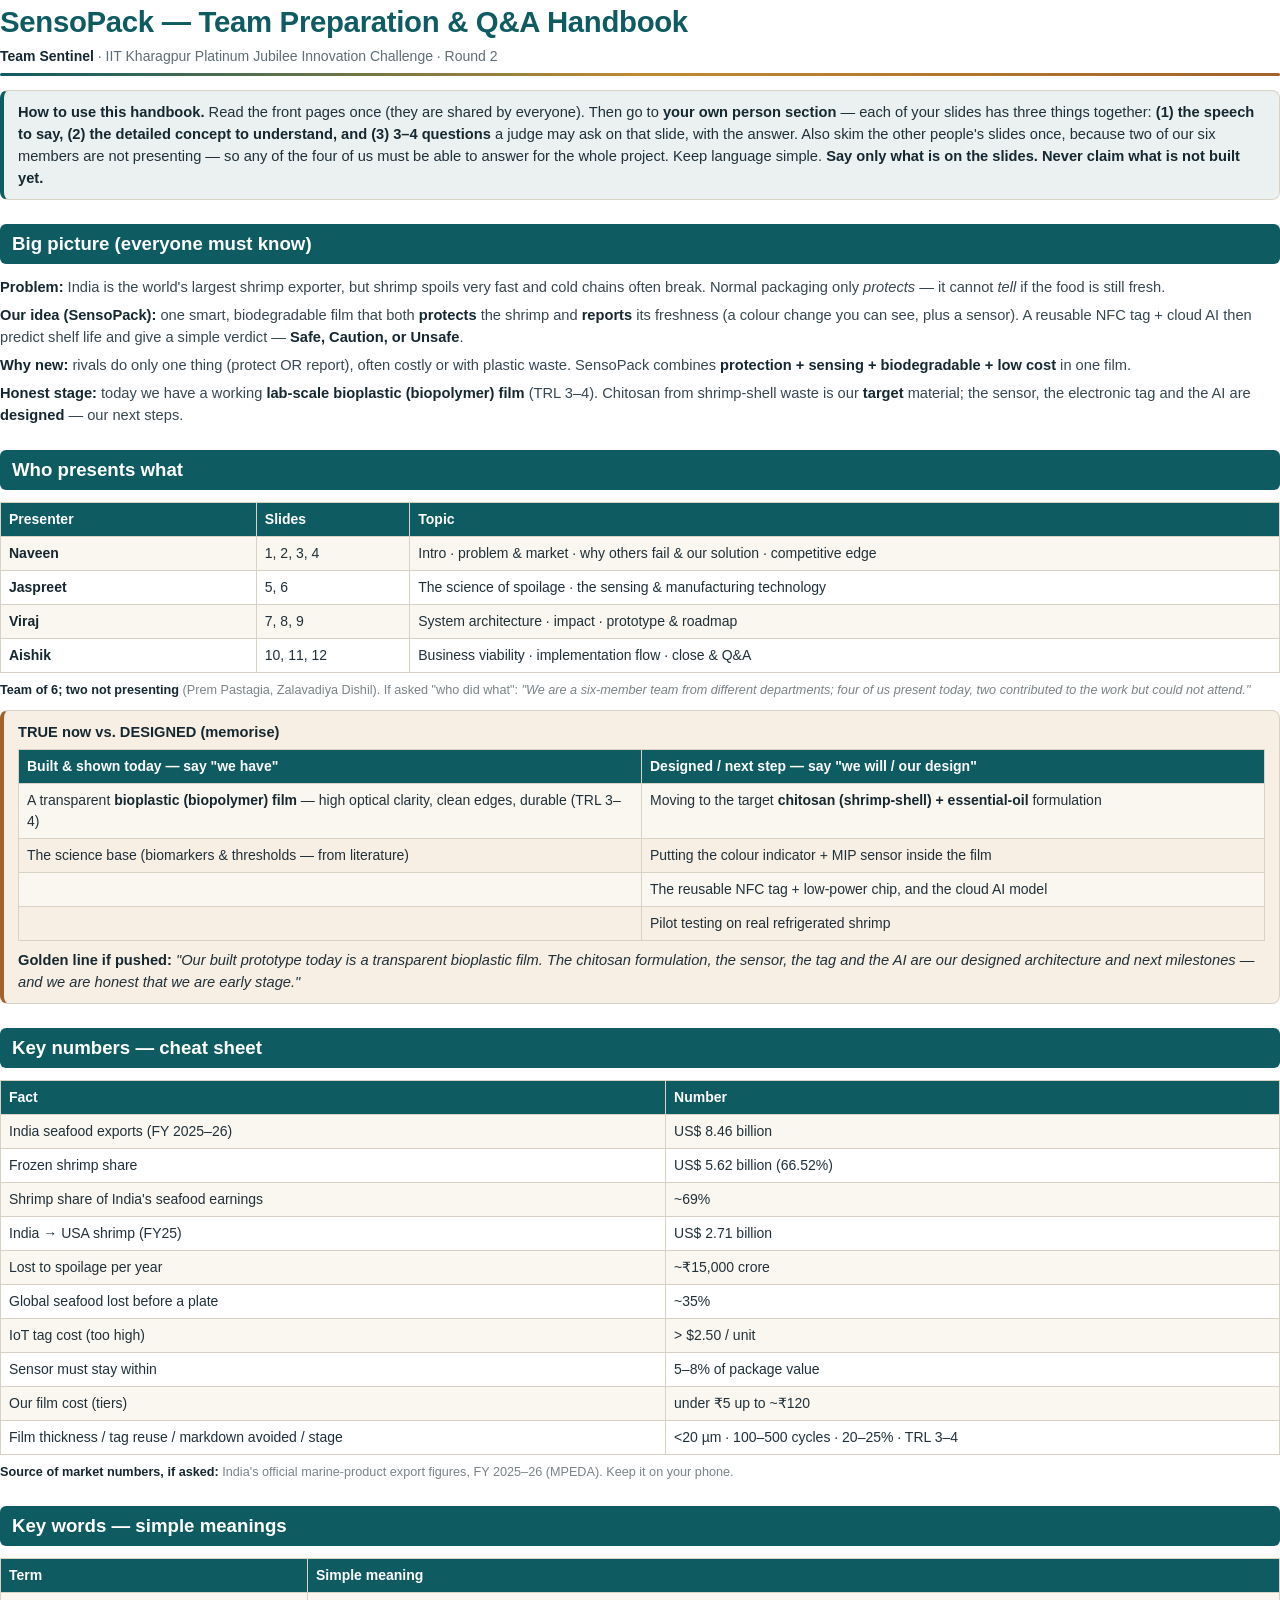
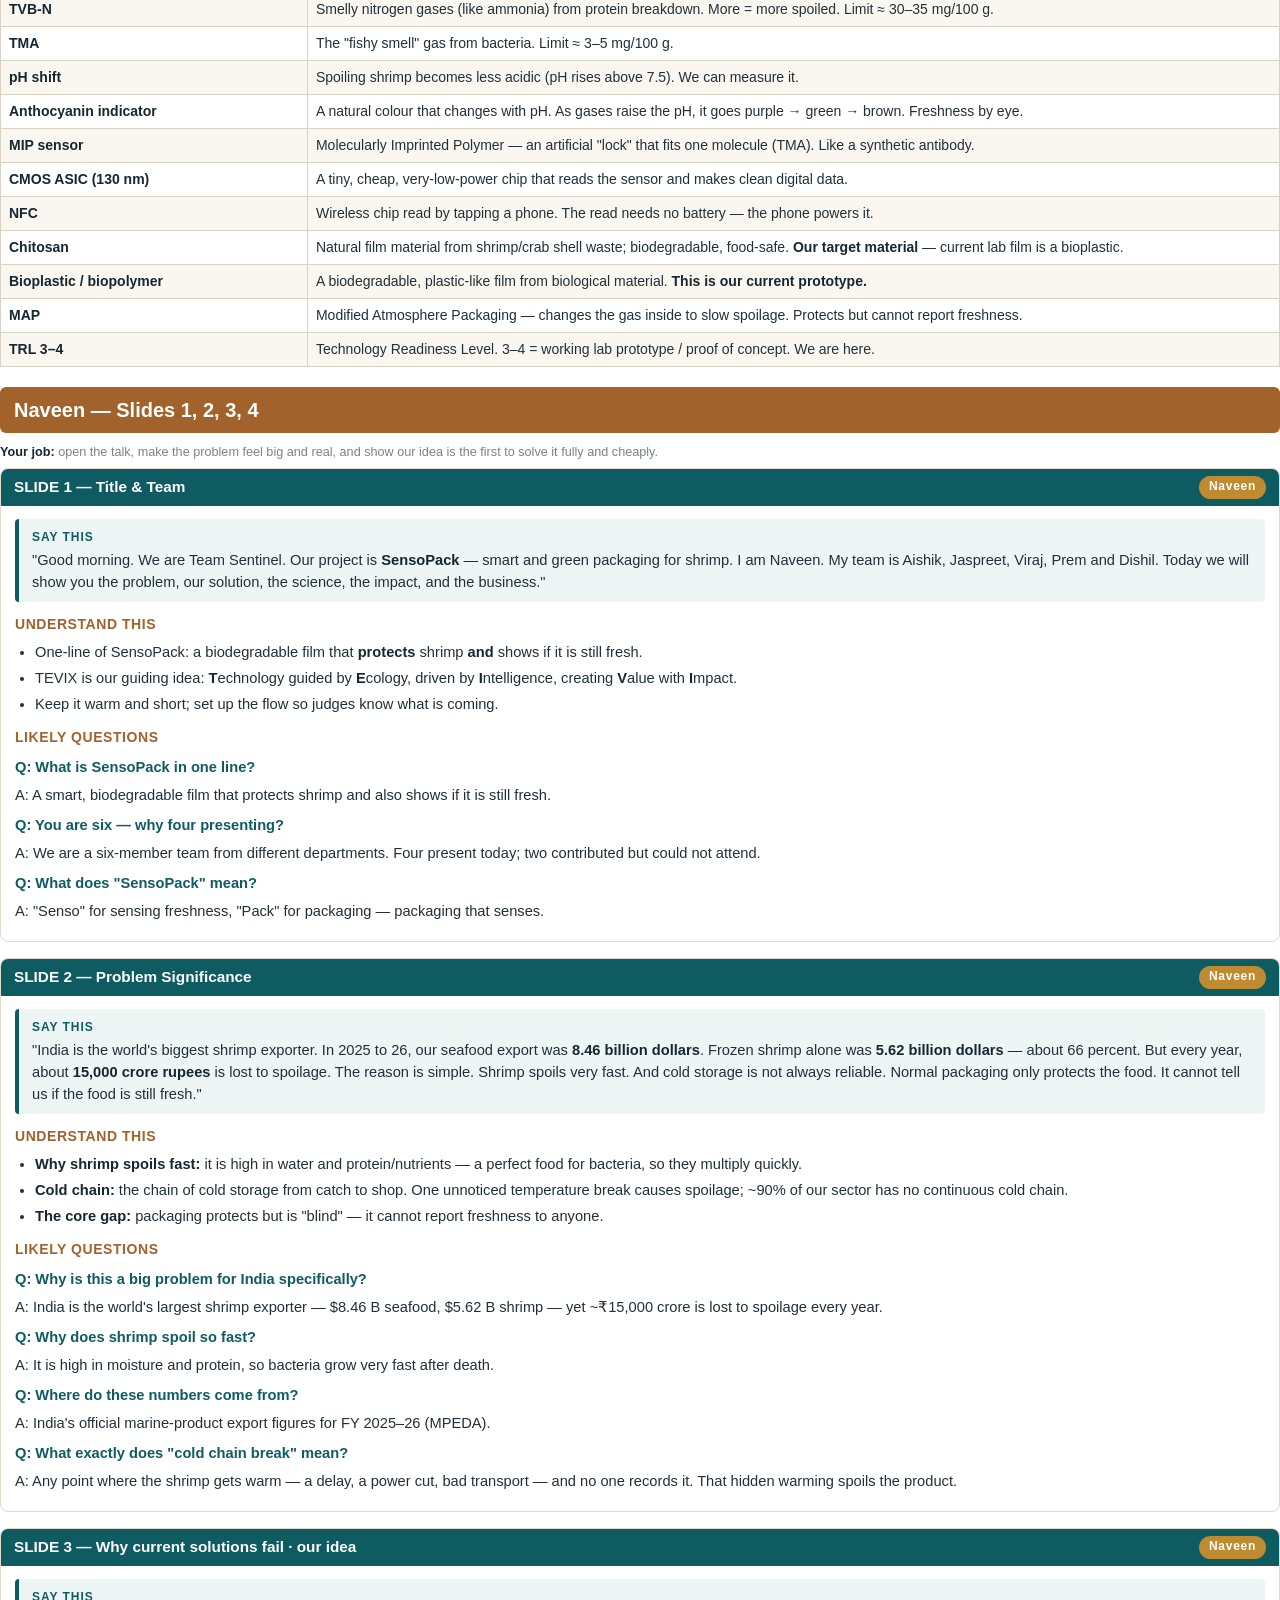
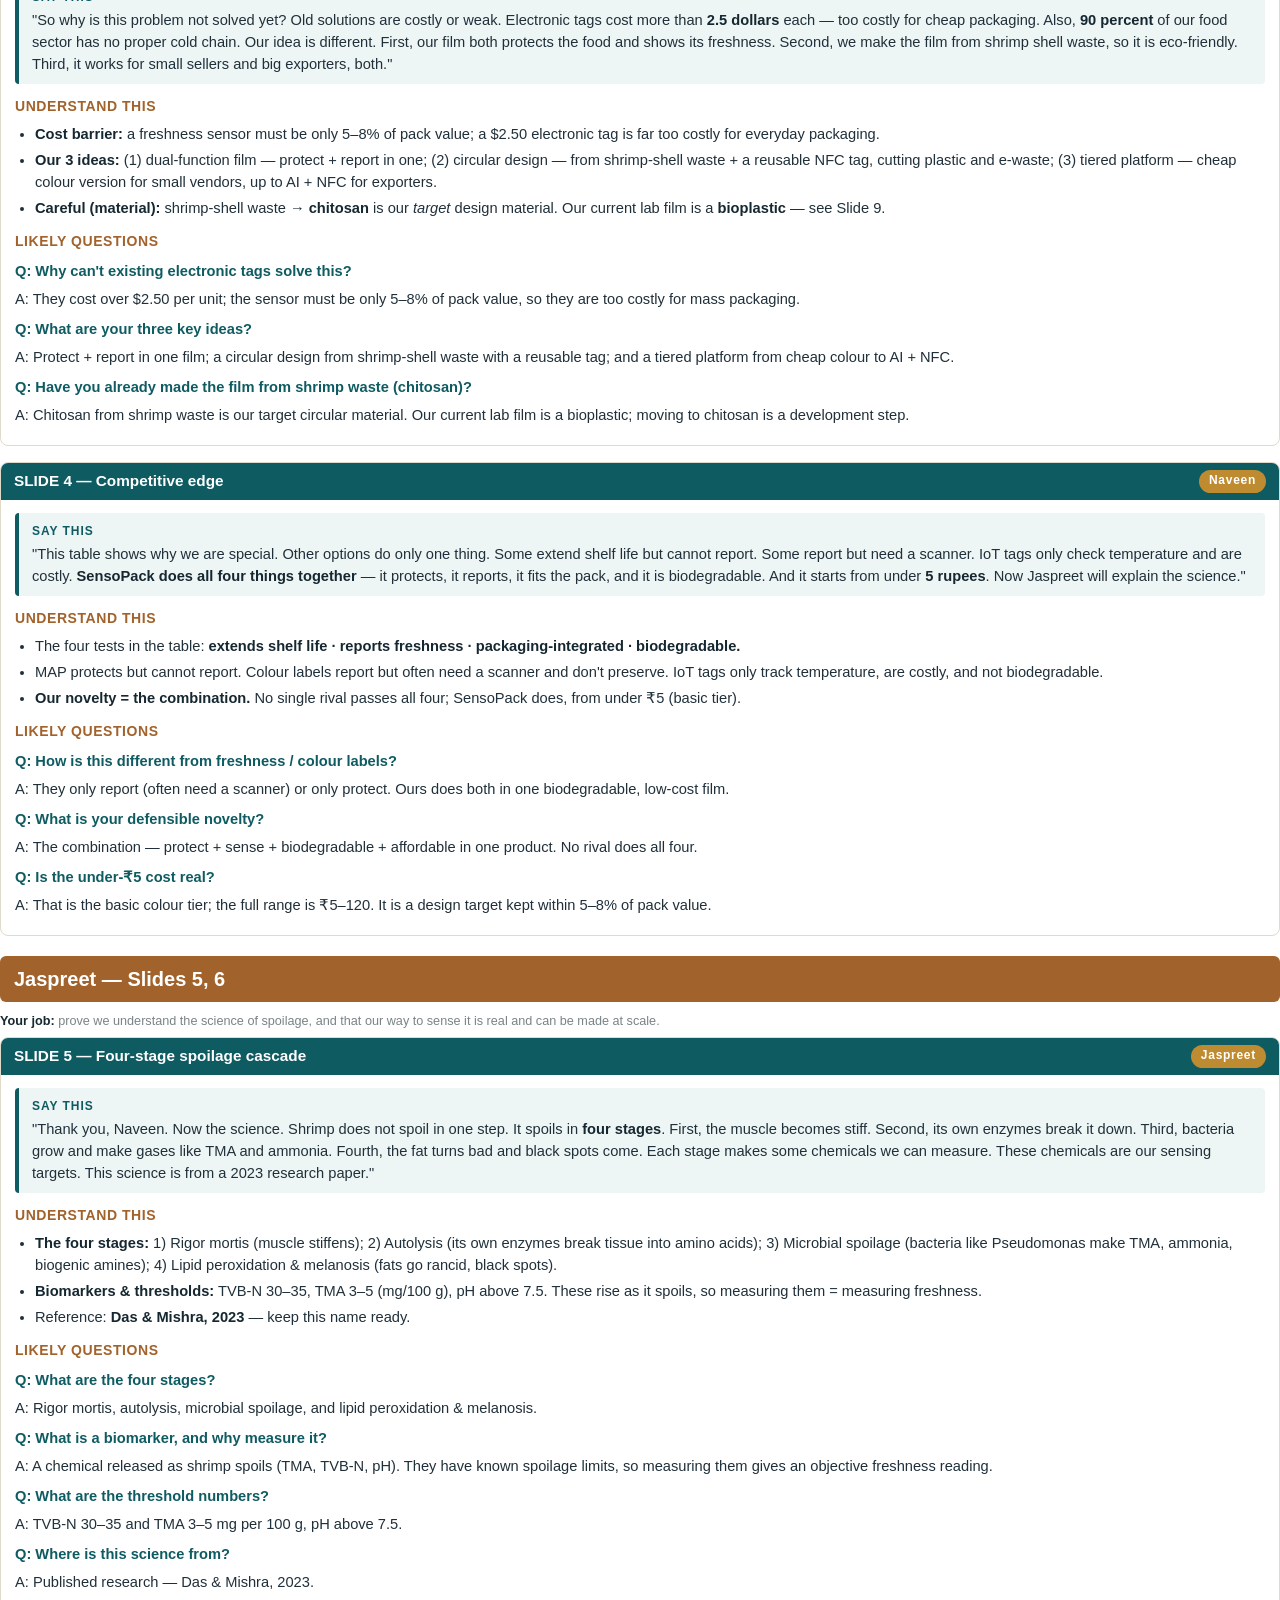
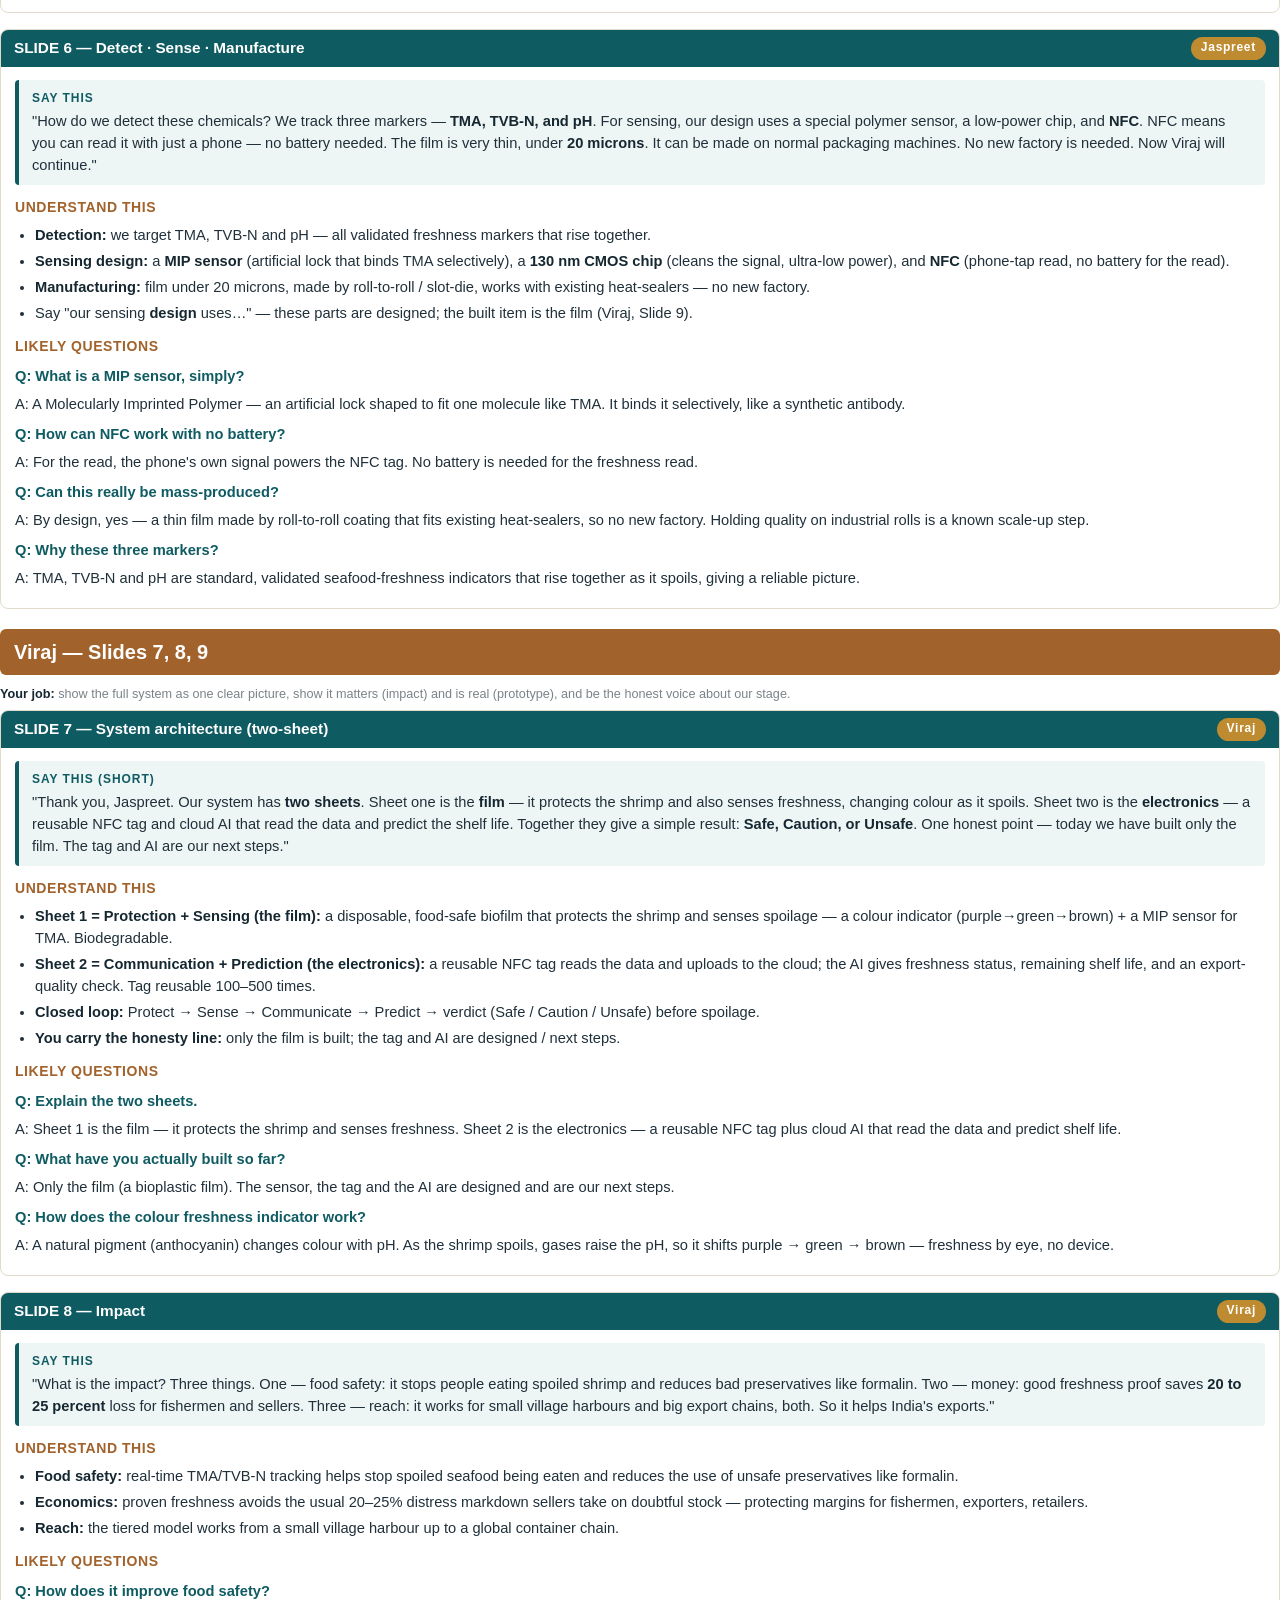
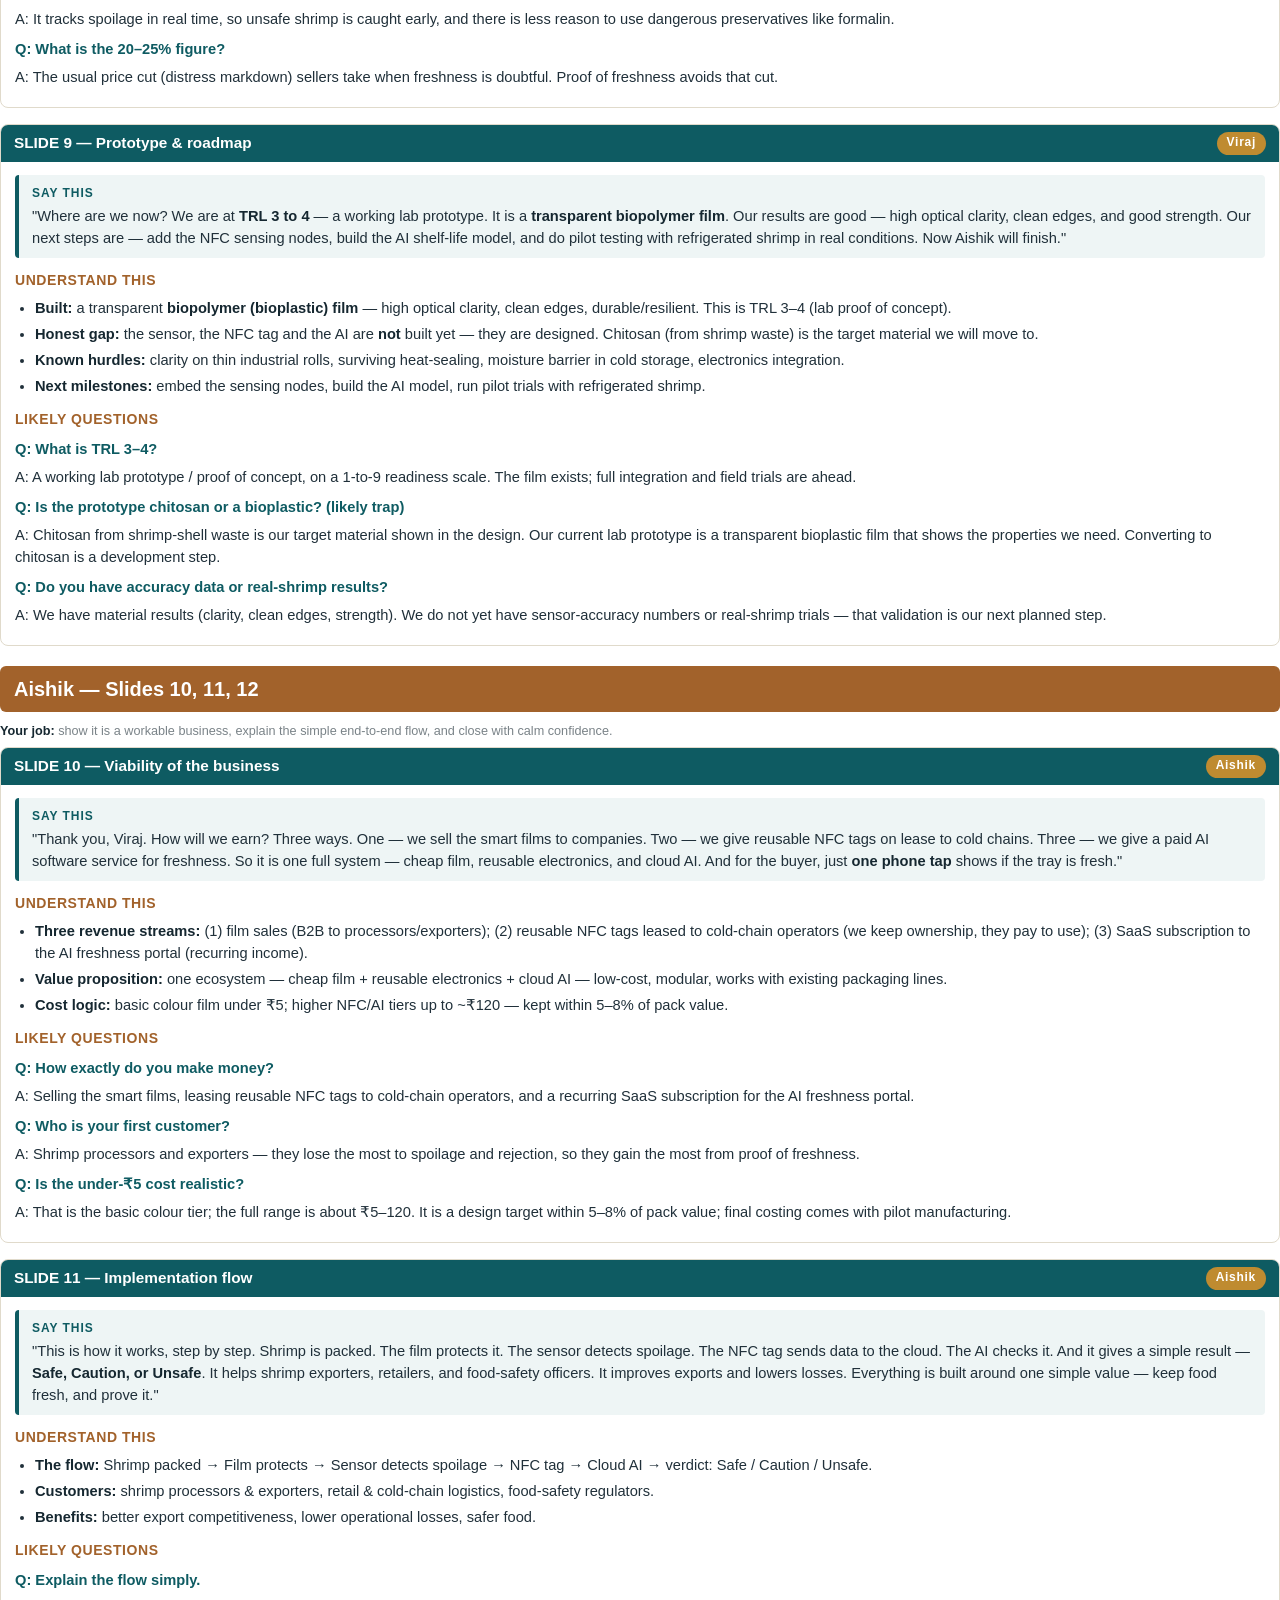
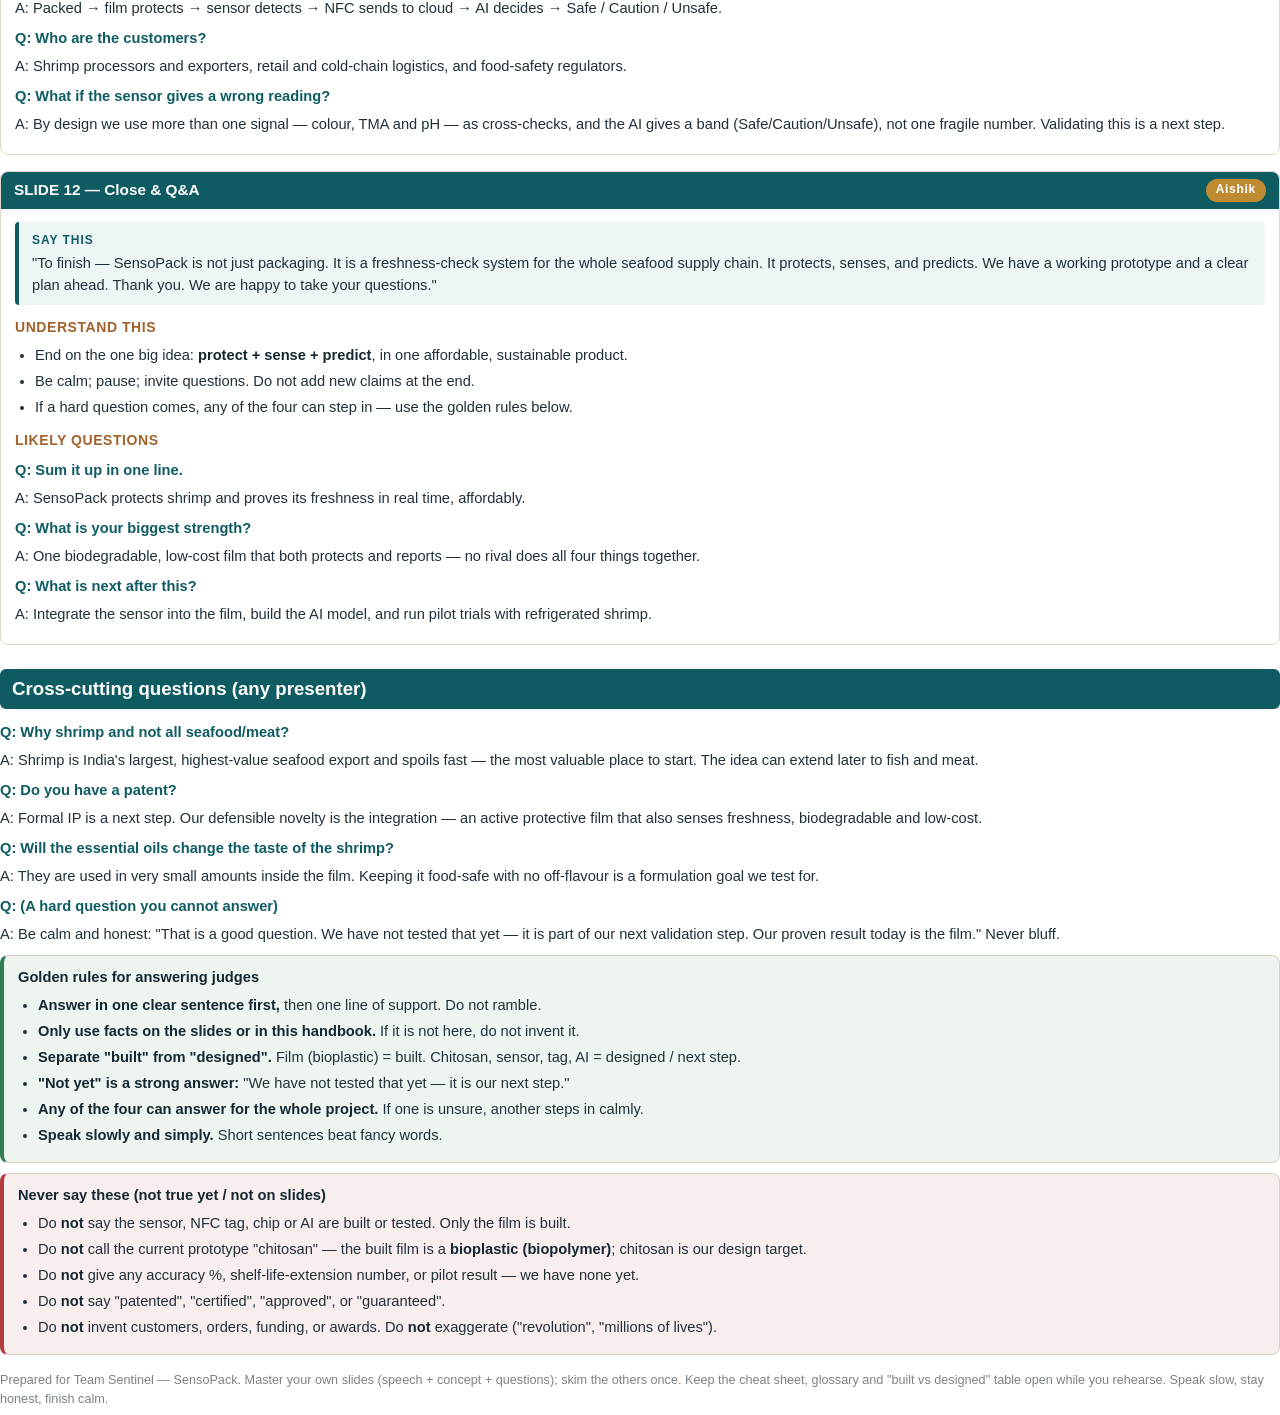
<file: V1/Research/SensoPack_Team_Prep.html>
<!DOCTYPE html>
<html lang="en">
<head>
<meta charset="UTF-8"/>
<title>SensoPack — Team Preparation & Q&A Handbook</title>
<style>
@page{ size:A4; margin:15mm 14mm; }
*{ box-sizing:border-box; }
body{ font-family:-apple-system,'Segoe UI',Arial,sans-serif; color:#20303a; font-size:11pt; line-height:1.5; margin:0; }
h1{ font-size:22pt; color:#0e5b62; margin:0 0 2px; letter-spacing:-.3px; }
h2{ font-size:14pt; color:#fff; background:#0e5b62; padding:6px 12px; border-radius:6px; margin:24px 0 12px; }
h3.person{ font-size:15pt; color:#fff; background:#a2622b; padding:8px 14px; border-radius:6px; margin:20px 0 10px; }
h4{ font-size:10.5pt; color:#a2622b; margin:12px 0 4px; text-transform:uppercase; letter-spacing:.04em; }
p{ margin:6px 0; }
ul{ margin:6px 0 6px 0; padding-left:20px; }
li{ margin:4px 0; }
b{ color:#152730; }
.sub{ color:#5f6d75; font-size:10.5pt; margin:2px 0 0; }
.lead{ font-size:11pt; color:#374751; }
table{ border-collapse:collapse; width:100%; font-size:10.5pt; margin:8px 0; }
th,td{ border:1px solid #d8d2c4; padding:6px 8px; text-align:left; vertical-align:top; }
th{ background:#0e5b62; color:#fff; font-weight:600; }
tr:nth-child(even) td{ background:#faf7f0; }
.box{ border:1px solid #d8d2c4; border-radius:8px; padding:10px 14px; margin:10px 0; background:#faf8f3; }
.say{ border-left:4px solid #2f7d52; background:#eef5f0; }
.dont{ border-left:4px solid #b23b3b; background:#f8eeee; }
.concept{ border-left:4px solid #0e5b62; background:#eaf1f0; }
.warn{ border-left:4px solid #a2622b; background:#f7efe4; }
.qa{ margin:8px 0; }
.q{ font-weight:700; color:#0e5b62; }
.a{ margin:2px 0 0; }
.pagebreak{ page-break-before:always; }
.small{ font-size:9.5pt; color:#7a8388; }
.hr{ height:3px; background:linear-gradient(90deg,#0e5b62,#bf8b30,#a2622b); border-radius:2px; margin:6px 0 14px; }
/* per-slide blocks */
.block{ page-break-inside:avoid; margin:0 0 16px; border:1px solid #e0dacb; border-radius:8px; overflow:hidden; }
.slidehead{ background:#0e5b62; color:#fff; padding:7px 13px; font-weight:700; font-size:11.5pt; display:flex; justify-content:space-between; }
.slidehead .who{ background:#bf8b30; color:#fff; border-radius:20px; padding:1px 10px; font-size:9pt; letter-spacing:.06em; }
.bd{ padding:11px 14px; }
.speech{ background:#eef5f5; border-left:4px solid #0e5b62; border-radius:4px; padding:9px 13px; margin:2px 0 4px; font-size:11pt; }
.speech .lab{ font-size:9pt; font-weight:700; letter-spacing:.08em; text-transform:uppercase; color:#0e5b62; display:block; margin-bottom:3px; }
.tag{ display:inline-block; font-size:8.5pt; font-weight:700; letter-spacing:.08em; text-transform:uppercase; color:#0e5b62; border:1px solid #0e5b62; border-radius:20px; padding:2px 10px; }
</style>
</head>
<body>

<h1>SensoPack — Team Preparation &amp; Q&amp;A Handbook</h1>
<p class="sub"><b>Team Sentinel</b> · IIT Kharagpur Platinum Jubilee Innovation Challenge · Round 2</p>
<div class="hr"></div>

<div class="box concept">
<b>How to use this handbook.</b> Read the front pages once (they are shared by everyone). Then go to <b>your own person section</b> — each of your slides has three things together: <b>(1) the speech to say, (2) the detailed concept to understand, and (3) 3–4 questions</b> a judge may ask on that slide, with the answer. Also skim the other people's slides once, because two of our six members are not presenting — so any of the four of us must be able to answer for the whole project. Keep language simple. <b>Say only what is on the slides. Never claim what is not built yet.</b>
</div>

<h2>Big picture (everyone must know)</h2>
<p class="lead"><b>Problem:</b> India is the world's largest shrimp exporter, but shrimp spoils very fast and cold chains often break. Normal packaging only <i>protects</i> — it cannot <i>tell</i> if the food is still fresh.</p>
<p class="lead"><b>Our idea (SensoPack):</b> one smart, biodegradable film that both <b>protects</b> the shrimp and <b>reports</b> its freshness (a colour change you can see, plus a sensor). A reusable NFC tag + cloud AI then predict shelf life and give a simple verdict — <b>Safe, Caution, or Unsafe</b>.</p>
<p class="lead"><b>Why new:</b> rivals do only one thing (protect OR report), often costly or with plastic waste. SensoPack combines <b>protection + sensing + biodegradable + low cost</b> in one film.</p>
<p class="lead"><b>Honest stage:</b> today we have a working <b>lab-scale bioplastic (biopolymer) film</b> (TRL 3–4). Chitosan from shrimp-shell waste is our <b>target</b> material; the sensor, the electronic tag and the AI are <b>designed</b> — our next steps.</p>

<h2>Who presents what</h2>
<table>
<tr><th style="width:20%">Presenter</th><th style="width:12%">Slides</th><th>Topic</th></tr>
<tr><td><b>Naveen</b></td><td>1, 2, 3, 4</td><td>Intro · problem &amp; market · why others fail &amp; our solution · competitive edge</td></tr>
<tr><td><b>Jaspreet</b></td><td>5, 6</td><td>The science of spoilage · the sensing &amp; manufacturing technology</td></tr>
<tr><td><b>Viraj</b></td><td>7, 8, 9</td><td>System architecture · impact · prototype &amp; roadmap</td></tr>
<tr><td><b>Aishik</b></td><td>10, 11, 12</td><td>Business viability · implementation flow · close &amp; Q&amp;A</td></tr>
</table>
<p class="small"><b>Team of 6; two not presenting</b> (Prem Pastagia, Zalavadiya Dishil). If asked "who did what": <i>"We are a six-member team from different departments; four of us present today, two contributed to the work but could not attend."</i></p>

<div class="box warn">
<b>TRUE now vs. DESIGNED (memorise)</b>
<table style="margin-top:6px;">
<tr><th style="width:50%">Built &amp; shown today — say "we have"</th><th>Designed / next step — say "we will / our design"</th></tr>
<tr><td>A transparent <b>bioplastic (biopolymer) film</b> — high optical clarity, clean edges, durable (TRL 3–4)</td><td>Moving to the target <b>chitosan (shrimp-shell) + essential-oil</b> formulation</td></tr>
<tr><td>The science base (biomarkers &amp; thresholds — from literature)</td><td>Putting the colour indicator + MIP sensor inside the film</td></tr>
<tr><td></td><td>The reusable NFC tag + low-power chip, and the cloud AI model</td></tr>
<tr><td></td><td>Pilot testing on real refrigerated shrimp</td></tr>
</table>
<b>Golden line if pushed:</b> <i>"Our built prototype today is a transparent bioplastic film. The chitosan formulation, the sensor, the tag and the AI are our designed architecture and next milestones — and we are honest that we are early stage."</i>
</div>

<h2>Key numbers — cheat sheet</h2>
<table>
<tr><th style="width:52%">Fact</th><th>Number</th></tr>
<tr><td>India seafood exports (FY 2025–26)</td><td>US$ 8.46 billion</td></tr>
<tr><td>Frozen shrimp share</td><td>US$ 5.62 billion (66.52%)</td></tr>
<tr><td>Shrimp share of India's seafood earnings</td><td>~69%</td></tr>
<tr><td>India → USA shrimp (FY25)</td><td>US$ 2.71 billion</td></tr>
<tr><td>Lost to spoilage per year</td><td>~₹15,000 crore</td></tr>
<tr><td>Global seafood lost before a plate</td><td>~35%</td></tr>
<tr><td>IoT tag cost (too high)</td><td>&gt; $2.50 / unit</td></tr>
<tr><td>Sensor must stay within</td><td>5–8% of package value</td></tr>
<tr><td>Our film cost (tiers)</td><td>under ₹5 up to ~₹120</td></tr>
<tr><td>Film thickness / tag reuse / markdown avoided / stage</td><td>&lt;20 µm · 100–500 cycles · 20–25% · TRL 3–4</td></tr>
</table>
<p class="small"><b>Source of market numbers, if asked:</b> India's official marine-product export figures, FY 2025–26 (MPEDA). Keep it on your phone.</p>

<h2>Key words — simple meanings</h2>
<table>
<tr><th style="width:24%">Term</th><th>Simple meaning</th></tr>
<tr><td><b>TVB-N</b></td><td>Smelly nitrogen gases (like ammonia) from protein breakdown. More = more spoiled. Limit ≈ 30–35 mg/100 g.</td></tr>
<tr><td><b>TMA</b></td><td>The "fishy smell" gas from bacteria. Limit ≈ 3–5 mg/100 g.</td></tr>
<tr><td><b>pH shift</b></td><td>Spoiling shrimp becomes less acidic (pH rises above 7.5). We can measure it.</td></tr>
<tr><td><b>Anthocyanin indicator</b></td><td>A natural colour that changes with pH. As gases raise the pH, it goes purple → green → brown. Freshness by eye.</td></tr>
<tr><td><b>MIP sensor</b></td><td>Molecularly Imprinted Polymer — an artificial "lock" that fits one molecule (TMA). Like a synthetic antibody.</td></tr>
<tr><td><b>CMOS ASIC (130 nm)</b></td><td>A tiny, cheap, very-low-power chip that reads the sensor and makes clean digital data.</td></tr>
<tr><td><b>NFC</b></td><td>Wireless chip read by tapping a phone. The read needs no battery — the phone powers it.</td></tr>
<tr><td><b>Chitosan</b></td><td>Natural film material from shrimp/crab shell waste; biodegradable, food-safe. <b>Our target material</b> — current lab film is a bioplastic.</td></tr>
<tr><td><b>Bioplastic / biopolymer</b></td><td>A biodegradable, plastic-like film from biological material. <b>This is our current prototype.</b></td></tr>
<tr><td><b>MAP</b></td><td>Modified Atmosphere Packaging — changes the gas inside to slow spoilage. Protects but cannot report freshness.</td></tr>
<tr><td><b>TRL 3–4</b></td><td>Technology Readiness Level. 3–4 = working lab prototype / proof of concept. We are here.</td></tr>
</table>

<!-- ===================== NAVEEN ===================== -->
<h3 class="person pagebreak">Naveen — Slides 1, 2, 3, 4</h3>
<p class="small"><b>Your job:</b> open the talk, make the problem feel big and real, and show our idea is the first to solve it fully and cheaply.</p>

<div class="block">
<div class="slidehead"><span>SLIDE 1 — Title &amp; Team</span><span class="who">Naveen</span></div>
<div class="bd">
<div class="speech"><span class="lab">Say this</span>"Good morning. We are Team Sentinel. Our project is <b>SensoPack</b> — smart and green packaging for shrimp. I am Naveen. My team is Aishik, Jaspreet, Viraj, Prem and Dishil. Today we will show you the problem, our solution, the science, the impact, and the business."</div>
<h4>Understand this</h4>
<ul>
<li>One-line of SensoPack: a biodegradable film that <b>protects</b> shrimp <b>and</b> shows if it is still fresh.</li>
<li>TEVIX is our guiding idea: <b>T</b>echnology guided by <b>E</b>cology, driven by <b>I</b>ntelligence, creating <b>V</b>alue with <b>I</b>mpact.</li>
<li>Keep it warm and short; set up the flow so judges know what is coming.</li>
</ul>
<h4>Likely questions</h4>
<div class="qa"><p class="q">Q: What is SensoPack in one line?</p><p class="a">A: A smart, biodegradable film that protects shrimp and also shows if it is still fresh.</p></div>
<div class="qa"><p class="q">Q: You are six — why four presenting?</p><p class="a">A: We are a six-member team from different departments. Four present today; two contributed but could not attend.</p></div>
<div class="qa"><p class="q">Q: What does "SensoPack" mean?</p><p class="a">A: "Senso" for sensing freshness, "Pack" for packaging — packaging that senses.</p></div>
</div>
</div>

<div class="block">
<div class="slidehead"><span>SLIDE 2 — Problem Significance</span><span class="who">Naveen</span></div>
<div class="bd">
<div class="speech"><span class="lab">Say this</span>"India is the world's biggest shrimp exporter. In 2025 to 26, our seafood export was <b>8.46 billion dollars</b>. Frozen shrimp alone was <b>5.62 billion dollars</b> — about 66 percent. But every year, about <b>15,000 crore rupees</b> is lost to spoilage. The reason is simple. Shrimp spoils very fast. And cold storage is not always reliable. Normal packaging only protects the food. It cannot tell us if the food is still fresh."</div>
<h4>Understand this</h4>
<ul>
<li><b>Why shrimp spoils fast:</b> it is high in water and protein/nutrients — a perfect food for bacteria, so they multiply quickly.</li>
<li><b>Cold chain:</b> the chain of cold storage from catch to shop. One unnoticed temperature break causes spoilage; ~90% of our sector has no continuous cold chain.</li>
<li><b>The core gap:</b> packaging protects but is "blind" — it cannot report freshness to anyone.</li>
</ul>
<h4>Likely questions</h4>
<div class="qa"><p class="q">Q: Why is this a big problem for India specifically?</p><p class="a">A: India is the world's largest shrimp exporter — $8.46 B seafood, $5.62 B shrimp — yet ~₹15,000 crore is lost to spoilage every year.</p></div>
<div class="qa"><p class="q">Q: Why does shrimp spoil so fast?</p><p class="a">A: It is high in moisture and protein, so bacteria grow very fast after death.</p></div>
<div class="qa"><p class="q">Q: Where do these numbers come from?</p><p class="a">A: India's official marine-product export figures for FY 2025–26 (MPEDA).</p></div>
<div class="qa"><p class="q">Q: What exactly does "cold chain break" mean?</p><p class="a">A: Any point where the shrimp gets warm — a delay, a power cut, bad transport — and no one records it. That hidden warming spoils the product.</p></div>
</div>
</div>

<div class="block">
<div class="slidehead"><span>SLIDE 3 — Why current solutions fail · our idea</span><span class="who">Naveen</span></div>
<div class="bd">
<div class="speech"><span class="lab">Say this</span>"So why is this problem not solved yet? Old solutions are costly or weak. Electronic tags cost more than <b>2.5 dollars</b> each — too costly for cheap packaging. Also, <b>90 percent</b> of our food sector has no proper cold chain. Our idea is different. First, our film both protects the food and shows its freshness. Second, we make the film from shrimp shell waste, so it is eco-friendly. Third, it works for small sellers and big exporters, both."</div>
<h4>Understand this</h4>
<ul>
<li><b>Cost barrier:</b> a freshness sensor must be only 5–8% of pack value; a $2.50 electronic tag is far too costly for everyday packaging.</li>
<li><b>Our 3 ideas:</b> (1) dual-function film — protect + report in one; (2) circular design — from shrimp-shell waste + a reusable NFC tag, cutting plastic and e-waste; (3) tiered platform — cheap colour version for small vendors, up to AI + NFC for exporters.</li>
<li><b>Careful (material):</b> shrimp-shell waste → <b>chitosan</b> is our <i>target</i> design material. Our current lab film is a <b>bioplastic</b> — see Slide 9.</li>
</ul>
<h4>Likely questions</h4>
<div class="qa"><p class="q">Q: Why can't existing electronic tags solve this?</p><p class="a">A: They cost over $2.50 per unit; the sensor must be only 5–8% of pack value, so they are too costly for mass packaging.</p></div>
<div class="qa"><p class="q">Q: What are your three key ideas?</p><p class="a">A: Protect + report in one film; a circular design from shrimp-shell waste with a reusable tag; and a tiered platform from cheap colour to AI + NFC.</p></div>
<div class="qa"><p class="q">Q: Have you already made the film from shrimp waste (chitosan)?</p><p class="a">A: Chitosan from shrimp waste is our target circular material. Our current lab film is a bioplastic; moving to chitosan is a development step.</p></div>
</div>
</div>

<div class="block">
<div class="slidehead"><span>SLIDE 4 — Competitive edge</span><span class="who">Naveen</span></div>
<div class="bd">
<div class="speech"><span class="lab">Say this</span>"This table shows why we are special. Other options do only one thing. Some extend shelf life but cannot report. Some report but need a scanner. IoT tags only check temperature and are costly. <b>SensoPack does all four things together</b> — it protects, it reports, it fits the pack, and it is biodegradable. And it starts from under <b>5 rupees</b>. Now Jaspreet will explain the science."</div>
<h4>Understand this</h4>
<ul>
<li>The four tests in the table: <b>extends shelf life · reports freshness · packaging-integrated · biodegradable.</b></li>
<li>MAP protects but cannot report. Colour labels report but often need a scanner and don't preserve. IoT tags only track temperature, are costly, and not biodegradable.</li>
<li><b>Our novelty = the combination.</b> No single rival passes all four; SensoPack does, from under ₹5 (basic tier).</li>
</ul>
<h4>Likely questions</h4>
<div class="qa"><p class="q">Q: How is this different from freshness / colour labels?</p><p class="a">A: They only report (often need a scanner) or only protect. Ours does both in one biodegradable, low-cost film.</p></div>
<div class="qa"><p class="q">Q: What is your defensible novelty?</p><p class="a">A: The combination — protect + sense + biodegradable + affordable in one product. No rival does all four.</p></div>
<div class="qa"><p class="q">Q: Is the under-₹5 cost real?</p><p class="a">A: That is the basic colour tier; the full range is ₹5–120. It is a design target kept within 5–8% of pack value.</p></div>
</div>
</div>

<!-- ===================== JASPREET ===================== -->
<h3 class="person pagebreak">Jaspreet — Slides 5, 6</h3>
<p class="small"><b>Your job:</b> prove we understand the science of spoilage, and that our way to sense it is real and can be made at scale.</p>

<div class="block">
<div class="slidehead"><span>SLIDE 5 — Four-stage spoilage cascade</span><span class="who">Jaspreet</span></div>
<div class="bd">
<div class="speech"><span class="lab">Say this</span>"Thank you, Naveen. Now the science. Shrimp does not spoil in one step. It spoils in <b>four stages</b>. First, the muscle becomes stiff. Second, its own enzymes break it down. Third, bacteria grow and make gases like TMA and ammonia. Fourth, the fat turns bad and black spots come. Each stage makes some chemicals we can measure. These chemicals are our sensing targets. This science is from a 2023 research paper."</div>
<h4>Understand this</h4>
<ul>
<li><b>The four stages:</b> 1) Rigor mortis (muscle stiffens); 2) Autolysis (its own enzymes break tissue into amino acids); 3) Microbial spoilage (bacteria like Pseudomonas make TMA, ammonia, biogenic amines); 4) Lipid peroxidation &amp; melanosis (fats go rancid, black spots).</li>
<li><b>Biomarkers &amp; thresholds:</b> TVB-N 30–35, TMA 3–5 (mg/100 g), pH above 7.5. These rise as it spoils, so measuring them = measuring freshness.</li>
<li>Reference: <b>Das &amp; Mishra, 2023</b> — keep this name ready.</li>
</ul>
<h4>Likely questions</h4>
<div class="qa"><p class="q">Q: What are the four stages?</p><p class="a">A: Rigor mortis, autolysis, microbial spoilage, and lipid peroxidation &amp; melanosis.</p></div>
<div class="qa"><p class="q">Q: What is a biomarker, and why measure it?</p><p class="a">A: A chemical released as shrimp spoils (TMA, TVB-N, pH). They have known spoilage limits, so measuring them gives an objective freshness reading.</p></div>
<div class="qa"><p class="q">Q: What are the threshold numbers?</p><p class="a">A: TVB-N 30–35 and TMA 3–5 mg per 100 g, pH above 7.5.</p></div>
<div class="qa"><p class="q">Q: Where is this science from?</p><p class="a">A: Published research — Das &amp; Mishra, 2023.</p></div>
</div>
</div>

<div class="block">
<div class="slidehead"><span>SLIDE 6 — Detect · Sense · Manufacture</span><span class="who">Jaspreet</span></div>
<div class="bd">
<div class="speech"><span class="lab">Say this</span>"How do we detect these chemicals? We track three markers — <b>TMA, TVB-N, and pH</b>. For sensing, our design uses a special polymer sensor, a low-power chip, and <b>NFC</b>. NFC means you can read it with just a phone — no battery needed. The film is very thin, under <b>20 microns</b>. It can be made on normal packaging machines. No new factory is needed. Now Viraj will continue."</div>
<h4>Understand this</h4>
<ul>
<li><b>Detection:</b> we target TMA, TVB-N and pH — all validated freshness markers that rise together.</li>
<li><b>Sensing design:</b> a <b>MIP sensor</b> (artificial lock that binds TMA selectively), a <b>130 nm CMOS chip</b> (cleans the signal, ultra-low power), and <b>NFC</b> (phone-tap read, no battery for the read).</li>
<li><b>Manufacturing:</b> film under 20 microns, made by roll-to-roll / slot-die, works with existing heat-sealers — no new factory.</li>
<li>Say "our sensing <b>design</b> uses…" — these parts are designed; the built item is the film (Viraj, Slide 9).</li>
</ul>
<h4>Likely questions</h4>
<div class="qa"><p class="q">Q: What is a MIP sensor, simply?</p><p class="a">A: A Molecularly Imprinted Polymer — an artificial lock shaped to fit one molecule like TMA. It binds it selectively, like a synthetic antibody.</p></div>
<div class="qa"><p class="q">Q: How can NFC work with no battery?</p><p class="a">A: For the read, the phone's own signal powers the NFC tag. No battery is needed for the freshness read.</p></div>
<div class="qa"><p class="q">Q: Can this really be mass-produced?</p><p class="a">A: By design, yes — a thin film made by roll-to-roll coating that fits existing heat-sealers, so no new factory. Holding quality on industrial rolls is a known scale-up step.</p></div>
<div class="qa"><p class="q">Q: Why these three markers?</p><p class="a">A: TMA, TVB-N and pH are standard, validated seafood-freshness indicators that rise together as it spoils, giving a reliable picture.</p></div>
</div>
</div>

<!-- ===================== VIRAJ ===================== -->
<h3 class="person pagebreak">Viraj — Slides 7, 8, 9</h3>
<p class="small"><b>Your job:</b> show the full system as one clear picture, show it matters (impact) and is real (prototype), and be the honest voice about our stage.</p>

<div class="block">
<div class="slidehead"><span>SLIDE 7 — System architecture (two-sheet)</span><span class="who">Viraj</span></div>
<div class="bd">
<div class="speech"><span class="lab">Say this (short)</span>"Thank you, Jaspreet. Our system has <b>two sheets</b>. Sheet one is the <b>film</b> — it protects the shrimp and also senses freshness, changing colour as it spoils. Sheet two is the <b>electronics</b> — a reusable NFC tag and cloud AI that read the data and predict the shelf life. Together they give a simple result: <b>Safe, Caution, or Unsafe</b>. One honest point — today we have built only the film. The tag and AI are our next steps."</div>
<h4>Understand this</h4>
<ul>
<li><b>Sheet 1 = Protection + Sensing (the film):</b> a disposable, food-safe biofilm that protects the shrimp and senses spoilage — a colour indicator (purple→green→brown) + a MIP sensor for TMA. Biodegradable.</li>
<li><b>Sheet 2 = Communication + Prediction (the electronics):</b> a reusable NFC tag reads the data and uploads to the cloud; the AI gives freshness status, remaining shelf life, and an export-quality check. Tag reusable 100–500 times.</li>
<li><b>Closed loop:</b> Protect → Sense → Communicate → Predict → verdict (Safe / Caution / Unsafe) before spoilage.</li>
<li><b>You carry the honesty line:</b> only the film is built; the tag and AI are designed / next steps.</li>
</ul>
<h4>Likely questions</h4>
<div class="qa"><p class="q">Q: Explain the two sheets.</p><p class="a">A: Sheet 1 is the film — it protects the shrimp and senses freshness. Sheet 2 is the electronics — a reusable NFC tag plus cloud AI that read the data and predict shelf life.</p></div>
<div class="qa"><p class="q">Q: What have you actually built so far?</p><p class="a">A: Only the film (a bioplastic film). The sensor, the tag and the AI are designed and are our next steps.</p></div>
<div class="qa"><p class="q">Q: How does the colour freshness indicator work?</p><p class="a">A: A natural pigment (anthocyanin) changes colour with pH. As the shrimp spoils, gases raise the pH, so it shifts purple → green → brown — freshness by eye, no device.</p></div>
</div>
</div>

<div class="block">
<div class="slidehead"><span>SLIDE 8 — Impact</span><span class="who">Viraj</span></div>
<div class="bd">
<div class="speech"><span class="lab">Say this</span>"What is the impact? Three things. One — food safety: it stops people eating spoiled shrimp and reduces bad preservatives like formalin. Two — money: good freshness proof saves <b>20 to 25 percent</b> loss for fishermen and sellers. Three — reach: it works for small village harbours and big export chains, both. So it helps India's exports."</div>
<h4>Understand this</h4>
<ul>
<li><b>Food safety:</b> real-time TMA/TVB-N tracking helps stop spoiled seafood being eaten and reduces the use of unsafe preservatives like formalin.</li>
<li><b>Economics:</b> proven freshness avoids the usual 20–25% distress markdown sellers take on doubtful stock — protecting margins for fishermen, exporters, retailers.</li>
<li><b>Reach:</b> the tiered model works from a small village harbour up to a global container chain.</li>
</ul>
<h4>Likely questions</h4>
<div class="qa"><p class="q">Q: How does it improve food safety?</p><p class="a">A: It tracks spoilage in real time, so unsafe shrimp is caught early, and there is less reason to use dangerous preservatives like formalin.</p></div>
<div class="qa"><p class="q">Q: What is the 20–25% figure?</p><p class="a">A: The usual price cut (distress markdown) sellers take when freshness is doubtful. Proof of freshness avoids that cut.</p></div>
</div>
</div>

<div class="block">
<div class="slidehead"><span>SLIDE 9 — Prototype &amp; roadmap</span><span class="who">Viraj</span></div>
<div class="bd">
<div class="speech"><span class="lab">Say this</span>"Where are we now? We are at <b>TRL 3 to 4</b> — a working lab prototype. It is a <b>transparent biopolymer film</b>. Our results are good — high optical clarity, clean edges, and good strength. Our next steps are — add the NFC sensing nodes, build the AI shelf-life model, and do pilot testing with refrigerated shrimp in real conditions. Now Aishik will finish."</div>
<h4>Understand this</h4>
<ul>
<li><b>Built:</b> a transparent <b>biopolymer (bioplastic) film</b> — high optical clarity, clean edges, durable/resilient. This is TRL 3–4 (lab proof of concept).</li>
<li><b>Honest gap:</b> the sensor, the NFC tag and the AI are <b>not</b> built yet — they are designed. Chitosan (from shrimp waste) is the target material we will move to.</li>
<li><b>Known hurdles:</b> clarity on thin industrial rolls, surviving heat-sealing, moisture barrier in cold storage, electronics integration.</li>
<li><b>Next milestones:</b> embed the sensing nodes, build the AI model, run pilot trials with refrigerated shrimp.</li>
</ul>
<h4>Likely questions</h4>
<div class="qa"><p class="q">Q: What is TRL 3–4?</p><p class="a">A: A working lab prototype / proof of concept, on a 1-to-9 readiness scale. The film exists; full integration and field trials are ahead.</p></div>
<div class="qa"><p class="q">Q: Is the prototype chitosan or a bioplastic? (likely trap)</p><p class="a">A: Chitosan from shrimp-shell waste is our target material shown in the design. Our current lab prototype is a transparent bioplastic film that shows the properties we need. Converting to chitosan is a development step.</p></div>
<div class="qa"><p class="q">Q: Do you have accuracy data or real-shrimp results?</p><p class="a">A: We have material results (clarity, clean edges, strength). We do not yet have sensor-accuracy numbers or real-shrimp trials — that validation is our next planned step.</p></div>
</div>
</div>

<!-- ===================== AISHIK ===================== -->
<h3 class="person pagebreak">Aishik — Slides 10, 11, 12</h3>
<p class="small"><b>Your job:</b> show it is a workable business, explain the simple end-to-end flow, and close with calm confidence.</p>

<div class="block">
<div class="slidehead"><span>SLIDE 10 — Viability of the business</span><span class="who">Aishik</span></div>
<div class="bd">
<div class="speech"><span class="lab">Say this</span>"Thank you, Viraj. How will we earn? Three ways. One — we sell the smart films to companies. Two — we give reusable NFC tags on lease to cold chains. Three — we give a paid AI software service for freshness. So it is one full system — cheap film, reusable electronics, and cloud AI. And for the buyer, just <b>one phone tap</b> shows if the tray is fresh."</div>
<h4>Understand this</h4>
<ul>
<li><b>Three revenue streams:</b> (1) film sales (B2B to processors/exporters); (2) reusable NFC tags leased to cold-chain operators (we keep ownership, they pay to use); (3) SaaS subscription to the AI freshness portal (recurring income).</li>
<li><b>Value proposition:</b> one ecosystem — cheap film + reusable electronics + cloud AI — low-cost, modular, works with existing packaging lines.</li>
<li><b>Cost logic:</b> basic colour film under ₹5; higher NFC/AI tiers up to ~₹120 — kept within 5–8% of pack value.</li>
</ul>
<h4>Likely questions</h4>
<div class="qa"><p class="q">Q: How exactly do you make money?</p><p class="a">A: Selling the smart films, leasing reusable NFC tags to cold-chain operators, and a recurring SaaS subscription for the AI freshness portal.</p></div>
<div class="qa"><p class="q">Q: Who is your first customer?</p><p class="a">A: Shrimp processors and exporters — they lose the most to spoilage and rejection, so they gain the most from proof of freshness.</p></div>
<div class="qa"><p class="q">Q: Is the under-₹5 cost realistic?</p><p class="a">A: That is the basic colour tier; the full range is about ₹5–120. It is a design target within 5–8% of pack value; final costing comes with pilot manufacturing.</p></div>
</div>
</div>

<div class="block">
<div class="slidehead"><span>SLIDE 11 — Implementation flow</span><span class="who">Aishik</span></div>
<div class="bd">
<div class="speech"><span class="lab">Say this</span>"This is how it works, step by step. Shrimp is packed. The film protects it. The sensor detects spoilage. The NFC tag sends data to the cloud. The AI checks it. And it gives a simple result — <b>Safe, Caution, or Unsafe</b>. It helps shrimp exporters, retailers, and food-safety officers. It improves exports and lowers losses. Everything is built around one simple value — keep food fresh, and prove it."</div>
<h4>Understand this</h4>
<ul>
<li><b>The flow:</b> Shrimp packed → Film protects → Sensor detects spoilage → NFC tag → Cloud AI → verdict: Safe / Caution / Unsafe.</li>
<li><b>Customers:</b> shrimp processors &amp; exporters, retail &amp; cold-chain logistics, food-safety regulators.</li>
<li><b>Benefits:</b> better export competitiveness, lower operational losses, safer food.</li>
</ul>
<h4>Likely questions</h4>
<div class="qa"><p class="q">Q: Explain the flow simply.</p><p class="a">A: Packed → film protects → sensor detects → NFC sends to cloud → AI decides → Safe / Caution / Unsafe.</p></div>
<div class="qa"><p class="q">Q: Who are the customers?</p><p class="a">A: Shrimp processors and exporters, retail and cold-chain logistics, and food-safety regulators.</p></div>
<div class="qa"><p class="q">Q: What if the sensor gives a wrong reading?</p><p class="a">A: By design we use more than one signal — colour, TMA and pH — as cross-checks, and the AI gives a band (Safe/Caution/Unsafe), not one fragile number. Validating this is a next step.</p></div>
</div>
</div>

<div class="block">
<div class="slidehead"><span>SLIDE 12 — Close &amp; Q&amp;A</span><span class="who">Aishik</span></div>
<div class="bd">
<div class="speech"><span class="lab">Say this</span>"To finish — SensoPack is not just packaging. It is a freshness-check system for the whole seafood supply chain. It protects, senses, and predicts. We have a working prototype and a clear plan ahead. Thank you. We are happy to take your questions."</div>
<h4>Understand this</h4>
<ul>
<li>End on the one big idea: <b>protect + sense + predict</b>, in one affordable, sustainable product.</li>
<li>Be calm; pause; invite questions. Do not add new claims at the end.</li>
<li>If a hard question comes, any of the four can step in — use the golden rules below.</li>
</ul>
<h4>Likely questions</h4>
<div class="qa"><p class="q">Q: Sum it up in one line.</p><p class="a">A: SensoPack protects shrimp and proves its freshness in real time, affordably.</p></div>
<div class="qa"><p class="q">Q: What is your biggest strength?</p><p class="a">A: One biodegradable, low-cost film that both protects and reports — no rival does all four things together.</p></div>
<div class="qa"><p class="q">Q: What is next after this?</p><p class="a">A: Integrate the sensor into the film, build the AI model, and run pilot trials with refrigerated shrimp.</p></div>
</div>
</div>

<!-- ===================== SHARED RULES ===================== -->
<h2 class="pagebreak">Cross-cutting questions (any presenter)</h2>
<div class="qa"><p class="q">Q: Why shrimp and not all seafood/meat?</p><p class="a">A: Shrimp is India's largest, highest-value seafood export and spoils fast — the most valuable place to start. The idea can extend later to fish and meat.</p></div>
<div class="qa"><p class="q">Q: Do you have a patent?</p><p class="a">A: Formal IP is a next step. Our defensible novelty is the integration — an active protective film that also senses freshness, biodegradable and low-cost.</p></div>
<div class="qa"><p class="q">Q: Will the essential oils change the taste of the shrimp?</p><p class="a">A: They are used in very small amounts inside the film. Keeping it food-safe with no off-flavour is a formulation goal we test for.</p></div>
<div class="qa"><p class="q">Q: (A hard question you cannot answer)</p><p class="a">A: Be calm and honest: "That is a good question. We have not tested that yet — it is part of our next validation step. Our proven result today is the film." Never bluff.</p></div>

<div class="box say">
<b>Golden rules for answering judges</b>
<ul>
<li><b>Answer in one clear sentence first,</b> then one line of support. Do not ramble.</li>
<li><b>Only use facts on the slides or in this handbook.</b> If it is not here, do not invent it.</li>
<li><b>Separate "built" from "designed".</b> Film (bioplastic) = built. Chitosan, sensor, tag, AI = designed / next step.</li>
<li><b>"Not yet" is a strong answer:</b> "We have not tested that yet — it is our next step."</li>
<li><b>Any of the four can answer for the whole project.</b> If one is unsure, another steps in calmly.</li>
<li><b>Speak slowly and simply.</b> Short sentences beat fancy words.</li>
</ul>
</div>

<div class="box dont">
<b>Never say these (not true yet / not on slides)</b>
<ul>
<li>Do <b>not</b> say the sensor, NFC tag, chip or AI are built or tested. Only the film is built.</li>
<li>Do <b>not</b> call the current prototype "chitosan" — the built film is a <b>bioplastic (biopolymer)</b>; chitosan is our design target.</li>
<li>Do <b>not</b> give any accuracy %, shelf-life-extension number, or pilot result — we have none yet.</li>
<li>Do <b>not</b> say "patented", "certified", "approved", or "guaranteed".</li>
<li>Do <b>not</b> invent customers, orders, funding, or awards. Do <b>not</b> exaggerate ("revolution", "millions of lives").</li>
</ul>
</div>

<p class="small" style="margin-top:16px;">Prepared for Team Sentinel — SensoPack. Master your own slides (speech + concept + questions); skim the others once. Keep the cheat sheet, glossary and "built vs designed" table open while you rehearse. Speak slow, stay honest, finish calm.</p>

</body>
</html>
</file>
